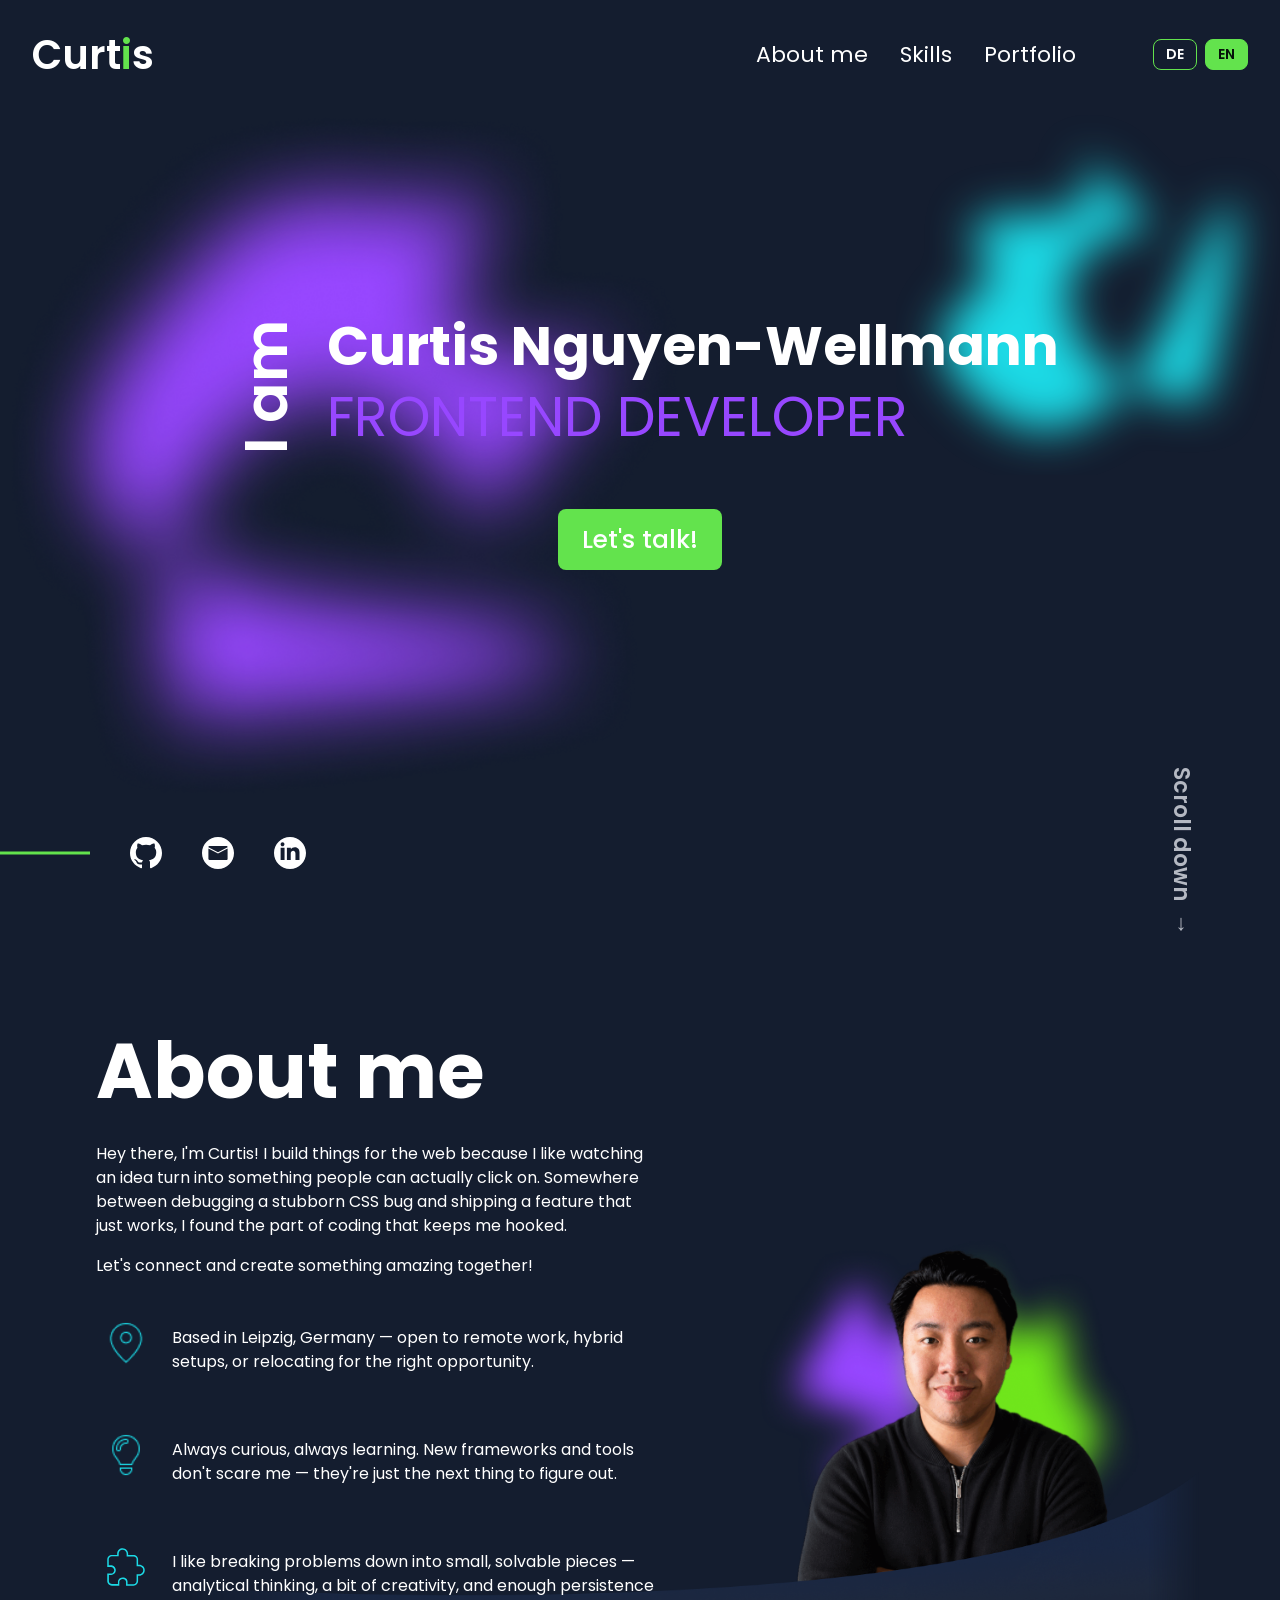
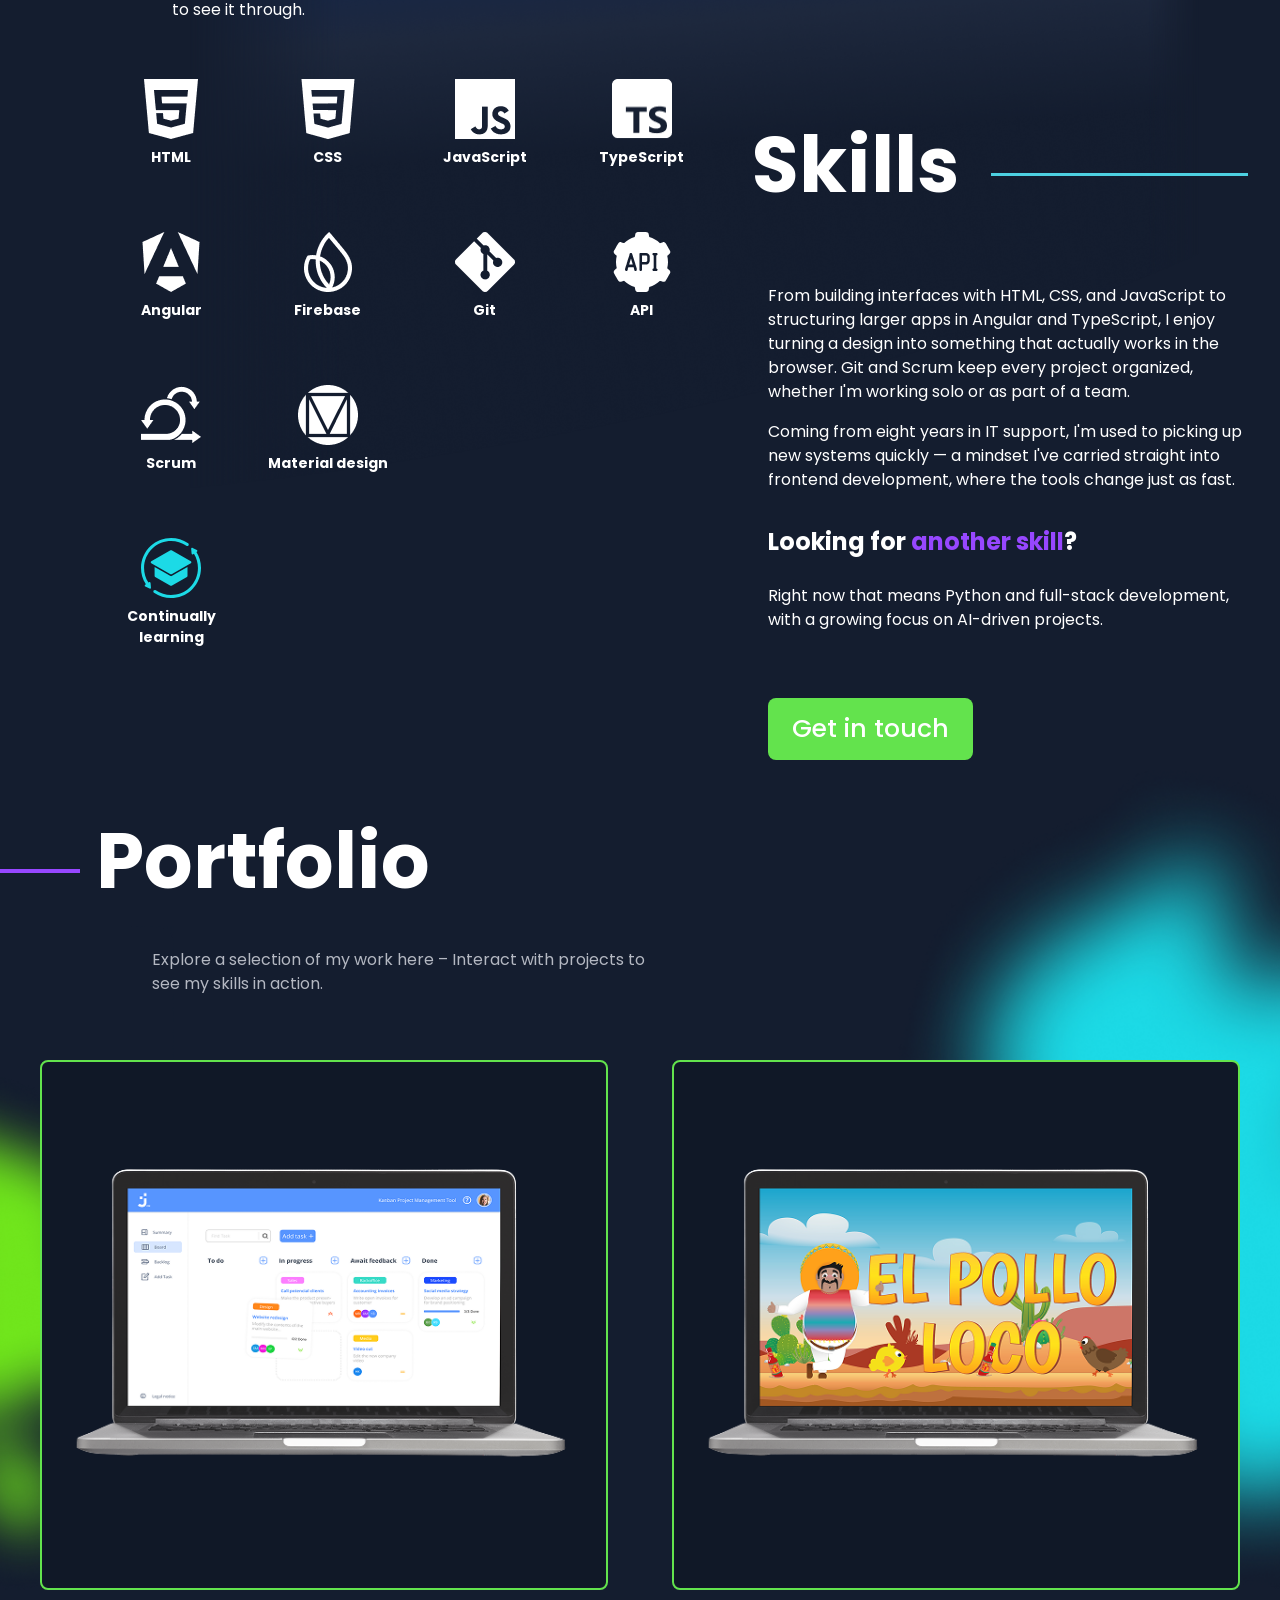
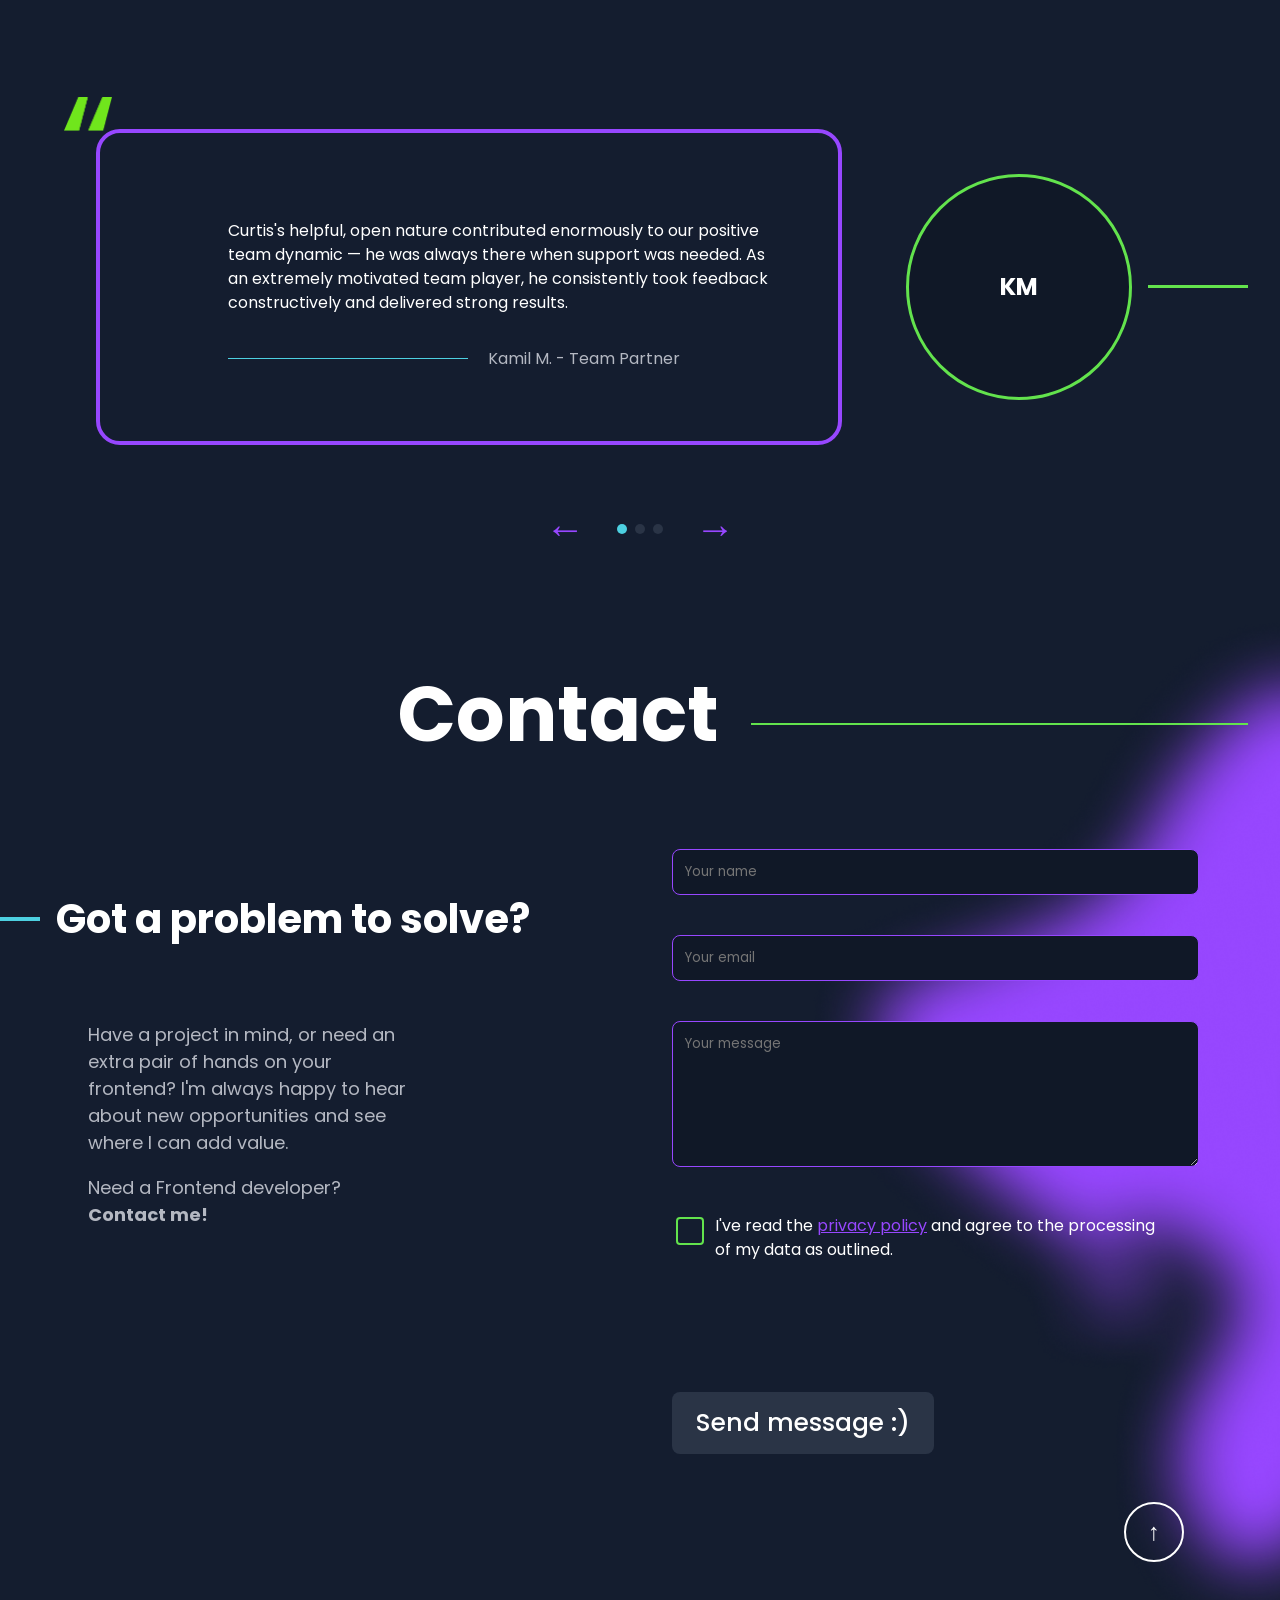
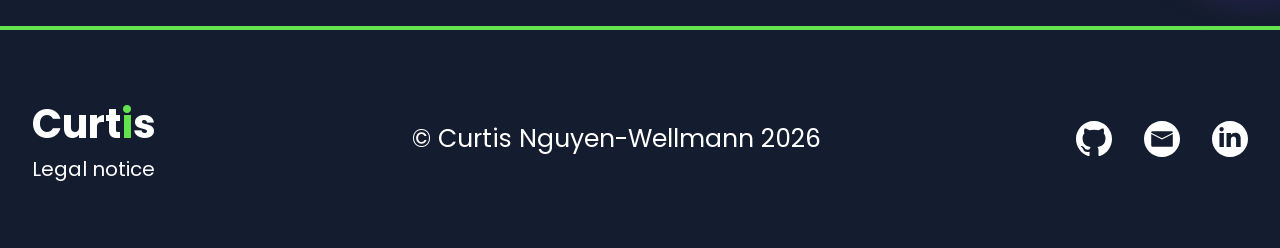
<file: index.html>
<!doctype html>
<html lang="de">
  <head>
    <meta charset="UTF-8" />
    <meta name="viewport" content="width=device-width, initial-scale=1.0" />
    <title>Curtis Nguyen-Wellmann</title>
    <link rel="icon" type="image/x-icon" href="images/favicon/favicon.ico">
    <link rel="icon" type="image/png" sizes="32x32" href="images/favicon/favicon-32x32.png">
    <link rel="icon" type="image/png" sizes="16x16" href="images/favicon/favicon-16x16.png">
    <link rel="apple-touch-icon" sizes="180x180" href="images/favicon/apple-touch-icon.png">

    <link rel="preconnect" href="https://fonts.googleapis.com" />
    <link
      href="https://fonts.googleapis.com/css2?family=Poppins:wght@400;600;700&display=swap"
      rel="stylesheet"
    />

    <link rel="stylesheet" href="https://unpkg.com/aos@2.3.4/dist/aos.css" />

    <link rel="stylesheet" href="css/variable.css" />
    <link rel="stylesheet" href="css/reset.css" />
    <link rel="stylesheet" href="css/style.css" />
    <link rel="stylesheet" href="css/responsive.css" />
  </head>
  <body>
    <!-- Header -->
    <header class="header">
      <div class="header_inner container">
      <a href="#" class="header_logo">Curt<span class="accent">i</span>s</a>
      <nav class="header_nav">
        <ul>
          <li><a href="#about" data-i18n="nav_about">About me</a></li>
          <li><a href="#skills" data-i18n="nav_skills">Skills</a></li>
          <li><a href="#portfolio" data-i18n="nav_portfolio">Portfolio</a></li>
        </ul>
      </nav>
      <div class="header_lang">
        <button class="lang-btn" data-lang="de">DE</button>
        <button class="lang-btn lang-btn--active" data-lang="en">EN</button>
      </div>
      <button
        type="button"
        class="header_burger"
        id="burger-btn"
        aria-label="Open menu"
        aria-expanded="false"
        aria-controls="mobile-menu"
      >
        <span></span>
        <span></span>
        <span></span>
      </button>
      </div>
    </header>

    <div class="mobile-menu" id="mobile-menu">
      <nav class="mobile-menu_nav">
        <a href="#about" data-i18n="nav_about">About me</a>
        <a href="#skills" data-i18n="nav_skills">Skills</a>
        <a href="#portfolio" data-i18n="nav_portfolio">Portfolio</a>
        <a href="#contact" data-i18n="nav_contact">Contact</a>
      </nav>
      <div class="mobile-menu_lang">
        <button class="lang-btn mobile-menu_lang-btn" data-lang="en">EN</button>
        <span aria-hidden="true">/</span>
        <button class="lang-btn mobile-menu_lang-btn" data-lang="de">DE</button>
      </div>
    </div>

    <!-- Hero -->
    <section class="hero container">
      <div class="hero_content" data-aos="fade-up" data-aos-duration="800">
        <div class="hero_text">
          <div class="hero_heading-row">
            <span class="hero_eyebrow" data-i18n="hero_eyebrow">I am</span>
            <div class="hero_name-block">
              <h1>Curtis Nguyen-Wellmann</h1>
              <p class="hero_role" data-i18n="hero_role">FRONTEND DEVELOPER</p>
            </div>
          </div>
          <a href="#contact" class="btn btn--primary" data-i18n="hero_cta">Let's talk!</a>
        </div>
      </div>

      <div class="hero_footer" data-aos="fade-up" data-aos-duration="800" data-aos-delay="150">
        <div class="hero_socials">
          <span class="hero_divider" aria-hidden="true"></span>
          <a href="https://github.com/Curtis-GH" target="_blank" rel="noopener">
            <img src="images/social/social_github.svg" alt="Github" />
          </a>
          <a href="#contact">
            <img src="images/social/social_email.svg" alt="Email" />
          </a>
          <a href="https://www.linkedin.com/in/curtis-nguyen-wellmann-628b82371/?skipRedirect=true" target="_blank" rel="noopener">
            <img src="images/social/social_linkedin.svg" alt="LinkedIn" />
          </a>
        </div>
        <span class="hero_scroll"
          ><span data-i18n="hero_scroll">Scroll down</span> <span class="hero_scroll-arrow">&darr;</span></span
        >
      </div>
    </section>

    <!-- About me -->
    <section id="about" class="section container about">
      <div class="about_grid">
        <div class="about_text" data-aos="fade-up">
          <h2 class="section_title" data-i18n="about_title">About me</h2>
          <p class="about_intro" data-i18n="about_intro_1">
            Hey there, I'm Curtis! I build things for the web because I like
            watching an idea turn into something people can actually click on.
            Somewhere between debugging a stubborn CSS bug and shipping a
            feature that just works, I found the part of coding that keeps me
            hooked.
          </p>
          <p class="about_intro" data-i18n="about_intro_2">
            Let's connect and create something amazing together!
          </p>

          <ul class="about_points">
            <li>
              <img src="images/about me/location.png" alt="" />
              <p data-i18n="about_point_1">
                Based in Leipzig, Germany — open to remote work, hybrid setups,
                or relocating for the right opportunity.
              </p>
            </li>
            <li>
              <img src="images/about me/bulb.png" alt="" />
              <p data-i18n="about_point_2">
                Always curious, always learning. New frameworks and tools don't
                scare me — they're just the next thing to figure out.
              </p>
            </li>
            <li>
              <img src="images/about me/puzzle.svg" alt="" />
              <p data-i18n="about_point_3">
                I like breaking problems down into small, solvable pieces —
                analytical thinking, a bit of creativity, and enough persistence
                to see it through.
              </p>
            </li>
          </ul>
        </div>
        <div class="about_photo-wrap" data-aos="fade-up" data-aos-delay="150">
          <img
            src="images/decorative/bg-hero-2.png"
            alt=""
            class="about_wave"
            aria-hidden="true"
          />
          <img
            src="images/decorative/shadow-photo.png"
            alt=""
            class="about_glow"
            aria-hidden="true"
          />
          <img
            src="portrait_portfolio.png"
            alt="Curtis Nguyen-Wellmann"
            class="about_photo"
          />
        </div>
      </div>
    </section>

   <!-- Skills -->
<section id="skills" class="section container skills">
  <div class="skills_heading-row" data-aos="fade-up">
    <h2 class="section_title" data-i18n="skills_title">Skills</h2>
    <span class="skills_divider" aria-hidden="true"></span>
  </div>

  <div class="skills_grid">
    <div class="skills_icons" data-aos="fade-up" data-aos-delay="100">
      <div class="skill-item">
        <img src="images/skills-frontend/skill-html.png" alt="HTML" />
        <span>HTML</span>
      </div>
      <div class="skill-item">
        <img src="images/skills-frontend/skill-css.png" alt="CSS" />
        <span>CSS</span>
      </div>
      <div class="skill-item">
        <img
          src="images/skills-frontend/skill-javascript.png"
          alt="JavaScript"
        />
        <span>JavaScript</span>
      </div>
      <div class="skill-item">
        <img
          src="images/skills-frontend/skill-typescript.png"
          alt="TypeScript"
        />
        <span>TypeScript</span>
      </div>
      <div class="skill-item">
        <img src="images/skills-frontend/skill-angular.png" alt="Angular" />
        <span>Angular</span>
      </div>
      <div class="skill-item">
        <img src="images/frontend/Property 1=Firebase.png" alt="Firebase" />
        <span>Firebase</span>
      </div>
      <div class="skill-item">
        <img src="images/skills-frontend/skill-git.png" alt="Git" />
        <span>Git</span>
      </div>
      <div class="skill-item">
        <img
          src="images/skills-frontend/skill-api-BROKEN-reexport.svg"
          alt="REST-API"
        />
        <span>API</span>
      </div>
      <div class="skill-item">
        <img src="images/skills-frontend/skill-scrum.png" alt="Scrum" />
        <span>Scrum</span>
      </div>
      <div class="skill-item">
        <img
          src="images/skills-frontend/skill-material-design.png"
          alt="Material Design"
        />
        <span>Material design</span>
      </div>
      <div class="skill-item"></div>
      <div class="skill-item"></div>
      <div class="skill-item skill-item--tooltip">
        <img
          src="images/skills-frontend/skill-continually-learning.svg"
          alt="Continually learning"
        />
        <div class="skill-item_tooltip" data-i18n="skill_tooltip_learning">
          I have a special interest in learning: Python, AI
        </div>
        <span>Continually learning</span>
      </div>
    </div>

    <div class="skills_text" data-aos="fade-up" data-aos-delay="150">
      <p data-i18n="skills_para_1">
        From building interfaces with HTML, CSS, and JavaScript to
        structuring larger apps in Angular and TypeScript, I enjoy
        turning a design into something that actually works in the
        browser. Git and Scrum keep every project organized, whether
        I'm working solo or as part of a team.
      </p>
      <p data-i18n="skills_para_2">
        Coming from eight years in IT support, I'm used to picking up
        new systems quickly — a mindset I've carried straight into
        frontend development, where the tools change just as fast.
      </p>

      <h3 class="skills_question">
        <span data-i18n="skills_question_lead">Looking for</span>
        <span class="accent-purple" data-i18n="skills_question_highlight">another skill</span>?
      </h3>
      <p data-i18n="skills_frameworks">Right now that means Python and full-stack development, with a growing focus on AI-driven projects.</p>

      <a href="#contact" class="btn btn--primary" data-i18n="skills_cta">Get in touch</a>
    </div>
  </div>
</section>
      <!-- Portfolio -->
      <section id="portfolio" class="section container portfolio">
        <div class="portfolio_inner">
        <div class="portfolio_heading-row" data-aos="fade-up">
          <span class="portfolio_divider" aria-hidden="true"></span>
          <h2 class="section_title" data-i18n="portfolio_title">Portfolio</h2>
        </div>
        <p class="portfolio_subtitle" data-aos="fade-up" data-i18n="portfolio_subtitle">
          Explore a selection of my work here – Interact with projects to see my
          skills in action.
        </p>

        <div class="portfolio_grid">
          <article class="project-card" data-aos="fade-up">
            <div class="project-card_media">
              <img
                src="images/projects/project-join.png"
                alt="Join Preview"
                class="project-card_preview"
              />
              <div class="project-card_links">
                <a href="https://github.com/Curtis-GH/Join"
                  class="btn btn--outline"
                  target="_blank"
                  rel="noopener"
                  data-i18n="project_link_github"
                  >Github</a
                >
                <a href="https://join.curtis-nguyen-wellmann.de"
                  class="btn btn--secondary"
                  target="_blank"
                  rel="noopener"
                  data-i18n="project_link_live"
                  >Live test</a
                >
              </div>
              <div class="project-card_info">
                <h3>Join</h3>
                <p data-i18n="project_join_desc">
                  Kanban task management app with drag &amp; drop, categories,
                  and contact management.
                </p>
                <p class="tech-tags">JavaScript | HTML | CSS | Firebase</p>
              </div>
            </div>
          </article>

          <article class="project-card" data-aos="fade-up" data-aos-delay="150">
            <div class="project-card_media">
              <img
                src="images/projects/project-el-pollo-loco.png"
                alt="El Pollo Loco Preview"
                class="project-card_preview"
              />
              <div class="project-card_links">
                <a href="https://github.com/Curtis-GH/El_Pollo_loco"
                  class="btn btn--outline"
                  target="_blank"
                  rel="noopener"
                  data-i18n="project_link_github"
                  >Github</a
                >
                <a href="https://el-pollo-loco.curtis-nguyen-wellmann.de"
                  class="btn btn--secondary"
                  target="_blank"
                  rel="noopener"
                  data-i18n="project_link_live"
                  >Live test</a
                >
              </div>
              <div class="project-card_info">
                <h3>El Pollo Loco</h3>
                <p data-i18n="project_pollo_desc">
                  Jump, run and throw game based on an object-oriented approach.
                  Help Pepe find coins and tabasco salsa to fight the crazy hen.
                </p>
                <p class="tech-tags">JavaScript | HTML5 Canvas | CSS</p>
              </div>
            </div>
          </article>
        </div>
        </div>
      </section>

      <!-- References -->
      <section id="references" class="section container references">
        <div class="testimonial" data-aos="fade-up">
          <img
            src="images/decorative/testimonial-icon.png"
            alt=""
            class="testimonial_quote-icon"
            aria-hidden="true"
          />

          <div class="testimonial_box">
            <div class="testimonial_slides">
              <div class="testimonial_slide is-active" data-initials="KM">
                <p class="testimonial_text" data-i18n="testimonial_1">
                  Curtis's helpful, open nature contributed enormously to our
                  positive team dynamic — he was always there when support
                  was needed. As an extremely motivated team player, he
                  consistently took feedback constructively and delivered
                  strong results.
                </p>
                <div class="testimonial_author-row">
                  <span class="testimonial_divider" aria-hidden="true"></span>
                  <span class="testimonial_author">Kamil M. - <span data-i18n="testimonial_role">Team Partner</span></span>
                </div>
              </div>
              <div class="testimonial_slide" data-initials="AE">
                <p class="testimonial_text" data-i18n="testimonial_2">
                  Curtis was a fantastic teammate. With his sociable nature,
                  willingness to help, and positive energy, he brought the
                  team together and enriched our collaboration.
                </p>
                <div class="testimonial_author-row">
                  <span class="testimonial_divider" aria-hidden="true"></span>
                  <span class="testimonial_author">Annika E. - <span data-i18n="testimonial_role">Team Partner</span></span>
                </div>
              </div>
              <div class="testimonial_slide" data-initials="LW">
                <p class="testimonial_text" data-i18n="testimonial_3">
                  Curtis was a huge asset to our team and played a key role
                  in the project's success. His structured approach and
                  clever problem-solving kept pushing our development
                  forward. Working with him was completely reliable and
                  genuinely fun.
                </p>
                <div class="testimonial_author-row">
                  <span class="testimonial_divider" aria-hidden="true"></span>
                  <span class="testimonial_author">Leon W. - <span data-i18n="testimonial_role">Team Partner</span></span>
                </div>
              </div>
            </div>
          </div>

          <div class="testimonial_avatar-row">
            <div class="testimonial_avatar"></div>
            <span class="testimonial_avatar-divider" aria-hidden="true"></span>
          </div>
        </div>

        <div class="testimonial_nav">
          <button
            type="button"
            class="testimonial_arrow"
            data-dir="prev"
            aria-label="Previous testimonial"
          >
            &larr;
          </button>
          <div class="testimonial_dots">
            <button
              type="button"
              class="testimonial_dot is-active"
              data-index="0"
              aria-label="Testimonial 1"
            ></button>
            <button
              type="button"
              class="testimonial_dot"
              data-index="1"
              aria-label="Testimonial 2"
            ></button>
            <button
              type="button"
              class="testimonial_dot"
              data-index="2"
              aria-label="Testimonial 3"
            ></button>
          </div>
          <button
            type="button"
            class="testimonial_arrow"
            data-dir="next"
            aria-label="Next testimonial"
          >
            &rarr;
          </button>
        </div>
      </section>

      <!-- Contact -->
      <section id="contact" class="section container contact">
        <div class="contact_inner">
        <div class="contact_heading-row" data-aos="fade-up">
          <h2 class="section_title" data-i18n="contact_title">Contact</h2>
          <span class="contact_divider" aria-hidden="true"></span>
        </div>

        <div class="contact_grid">
          <div class="contact_intro" data-aos="fade-up">
            <div class="contact_intro-heading">
              <span class="contact_intro-divider" aria-hidden="true"></span>
              <h3 data-i18n="contact_heading">Got a problem to solve?</h3>
            </div>
            <p data-i18n="contact_para">
              Have a project in mind, or need an extra pair of hands on your
              frontend? I'm always happy to hear about new opportunities and
              see where I can add value.
            </p>
            <p><span data-i18n="contact_closer">Need a Frontend developer?</span> <strong data-i18n="contact_closer_strong">Contact me!</strong></p>
          </div>

          <form id="contact-form" class="contact_form" novalidate>
            <div class="hp-field" aria-hidden="true">
              <label for="hp-website">Website</label>
              <input type="text" id="hp-website" name="website" tabindex="-1" autocomplete="off" />
            </div>
            <div class="form-group">
              <input type="text" name="name" placeholder="Your name" data-i18n-placeholder="form_name_placeholder" required />
              <span class="form-group_error" data-i18n="error_name">Your name is required</span>
            </div>
            <div class="form-group">
              <input
                type="email"
                name="email"
                placeholder="Your email"
                data-i18n-placeholder="form_email_placeholder"
                required
              />
              <span class="form-group_error" data-i18n="error_email">Please enter a valid email</span>
            </div>
            <div class="form-group">
              <textarea
                name="message"
                placeholder="Your message"
                data-i18n-placeholder="form_message_placeholder"
                required
              ></textarea>
              <span class="form-group_error" data-i18n="error_message">Your message is empty</span>
            </div>
            <div class="form-group form-group--checkbox">
              <input type="checkbox" id="privacy" name="privacy" required>
              <label for="privacy"><span data-i18n="form_privacy_label_pre">I've read the</span> <a href="legal/privacy/privacy-policy.html" class="contact_policy-link" data-i18n="form_privacy_link">privacy policy</a> <span data-i18n="form_privacy_label_post">and agree to the processing of my data as outlined.</span></label>
              <span class="form-group_error" data-i18n="error_privacy">Please accept the privacy policy</span>
            </div>
            <p class="form-group_error form-group_error--submit" data-i18n="error_submit">
              Please fill in all fields correctly
            </p>
            <button
              type="submit"
              class="btn btn--primary contact_submit"
              data-i18n="form_submit"
              disabled
            >
              Send message :)
            </button>
            <p class="contact_feedback" role="status" aria-live="polite"></p>
          </form>
        </div>

        <a href="#" class="contact_scroll-top" aria-label="Scroll to top"
          >&uarr;</a
        >
        </div>
      </section>

      <!-- Footer -->
      <footer class="footer container">
        <div class="footer_brand">
          <a href="#" class="footer_logo">Curt<span class="accent">i</span>s</a>
          <a href="legal/privacy/legal-notice.html" class="footer_legal-link" data-i18n="footer_legal"
            >Legal notice</a
          >
        </div>

        <p class="footer_copy">&copy; Curtis Nguyen-Wellmann 2026</p>

        <div class="footer_socials">
          <a href="https://github.com/Curtis-GH" target="_blank" rel="noopener">
            <img src="images/social/social_github.svg" alt="Github" />
          </a>
          <a href="#contact">
            <img src="images/social/social_email.svg" alt="Email" />
          </a>
          <a href="https://www.linkedin.com/in/curtis-nguyen-wellmann-628b82371/?skipRedirect=true" target="_blank" rel="noopener">
            <img src="images/social/social_linkedin.svg" alt="LinkedIn" />
          </a>
        </div>
      </footer>

    <script src="https://unpkg.com/aos@2.3.4/dist/aos.js"></script>
    <script src="js/translations.js"></script>
    <script src="js/main.js"></script>
  </body>
</html>
</file>
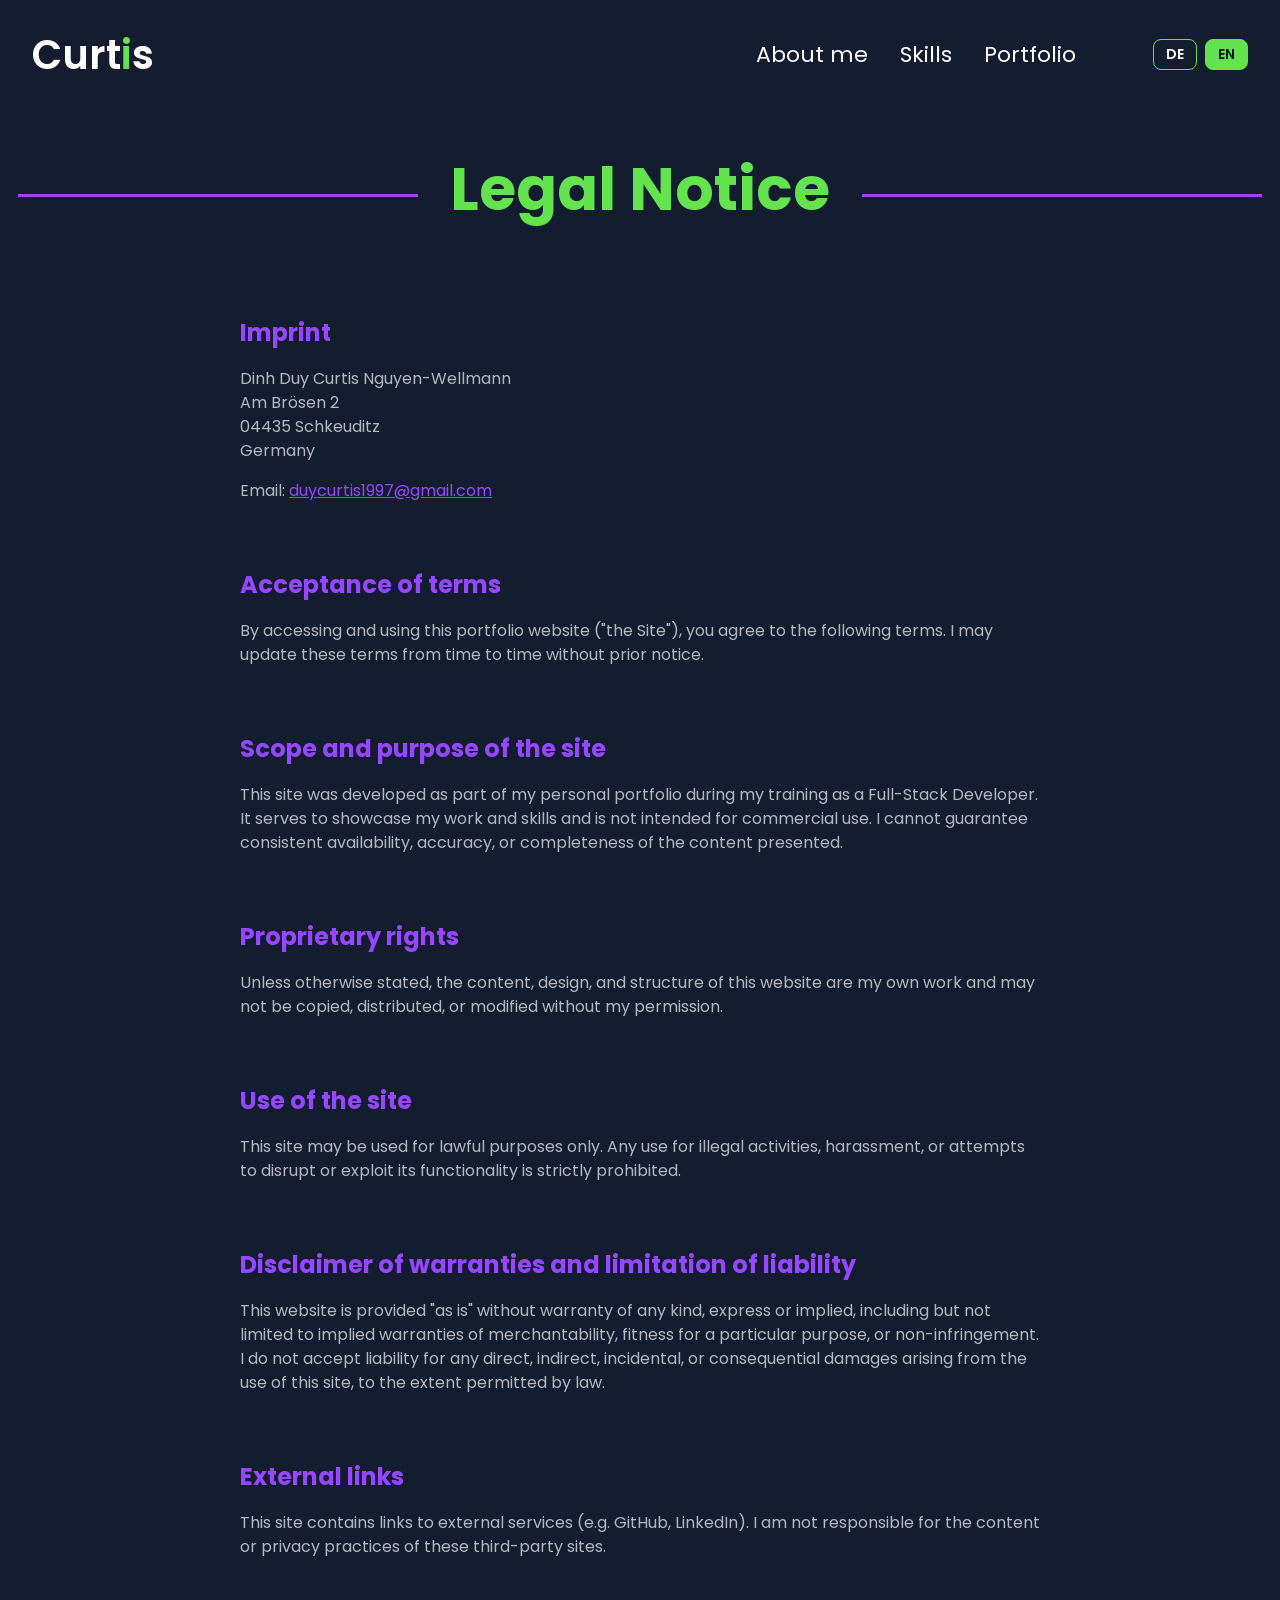
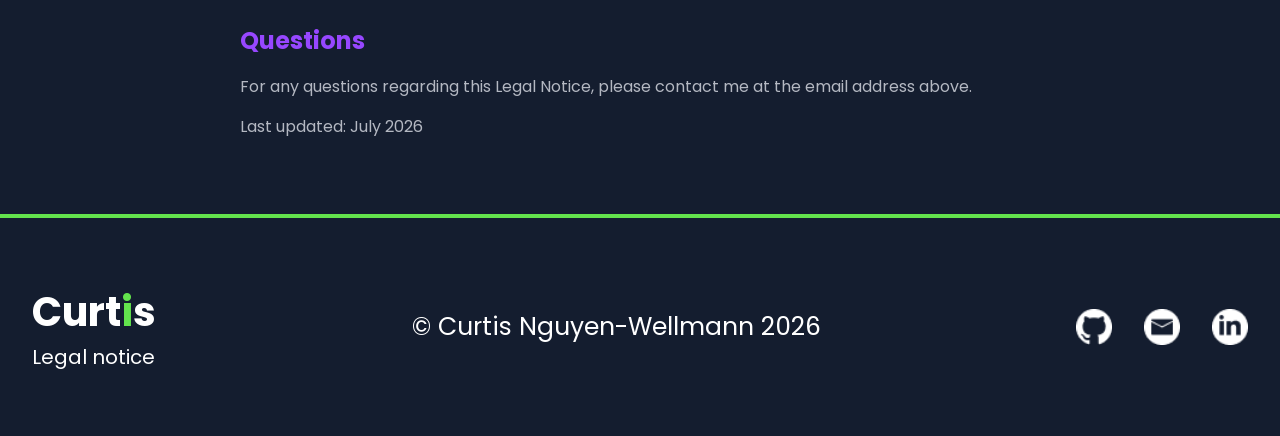
<file: legal/privacy/legal-notice.html>
<!doctype html>
<html lang="de">
<head>
  <meta charset="UTF-8">
  <meta name="viewport" content="width=device-width, initial-scale=1.0">
  <title>Curtis Nguyen-Wellmann</title>
  <link rel="icon" type="image/x-icon" href="../../images/favicon/favicon.ico">
  <link rel="icon" type="image/png" sizes="32x32" href="../../images/favicon/favicon-32x32.png">
  <link rel="icon" type="image/png" sizes="16x16" href="../../images/favicon/favicon-16x16.png">
  <link rel="apple-touch-icon" sizes="180x180" href="../../images/favicon/apple-touch-icon.png">

  <link rel="preconnect" href="https://fonts.googleapis.com">
  <link href="https://fonts.googleapis.com/css2?family=Poppins:wght@400;600;700&display=swap" rel="stylesheet">

  <link rel="stylesheet" href="../../css/variable.css">
  <link rel="stylesheet" href="../../css/reset.css">
  <link rel="stylesheet" href="../../css/style.css">
  <link rel="stylesheet" href="../../css/responsive.css">
</head>
<body>

  <!-- Header -->
  <header class="header">
    <div class="header_inner container">
    <a href="../../index.html" class="header_logo">Curt<span class="accent">i</span>s</a>
    <nav class="header_nav">
      <ul>
        <li><a href="../../index.html#about" data-i18n="nav_about">About me</a></li>
        <li><a href="../../index.html#skills" data-i18n="nav_skills">Skills</a></li>
        <li><a href="../../index.html#portfolio" data-i18n="nav_portfolio">Portfolio</a></li>
      </ul>
    </nav>
    <div class="header_lang">
      <button class="lang-btn" data-lang="de">DE</button>
      <button class="lang-btn lang-btn--active" data-lang="en">EN</button>
    </div>
    <button
      type="button"
      class="header_burger"
      id="burger-btn"
      aria-label="Open menu"
      aria-expanded="false"
      aria-controls="mobile-menu"
    >
      <span></span>
      <span></span>
      <span></span>
    </button>
    </div>
  </header>

  <div class="mobile-menu" id="mobile-menu">
    <nav class="mobile-menu_nav">
      <a href="../../index.html#about" data-i18n="nav_about">About me</a>
      <a href="../../index.html#skills" data-i18n="nav_skills">Skills</a>
      <a href="../../index.html#portfolio" data-i18n="nav_portfolio">Portfolio</a>
      <a href="../../index.html#contact" data-i18n="nav_contact">Contact</a>
    </nav>
    <div class="mobile-menu_lang">
      <button class="lang-btn mobile-menu_lang-btn" data-lang="en">EN</button>
      <span aria-hidden="true">/</span>
      <button class="lang-btn mobile-menu_lang-btn" data-lang="de">DE</button>
    </div>
  </div>

  <!-- Legal Notice content -->
  <section class="section container">
    <div class="legal_title-row">
      <span class="legal_divider" aria-hidden="true"></span>
      <h1 class="section_title legal_title" data-i18n="ln_page_title">Legal Notice</h1>
      <span class="legal_divider" aria-hidden="true"></span>
    </div>

    <div class="legal_content">
      <h2 data-i18n="ln_h_imprint">Imprint</h2>
      <p>
        Dinh Duy Curtis Nguyen-Wellmann<br>
        Am Brösen 2<br>
        04435 Schkeuditz<br>
        Germany
      </p>
      <p><span data-i18n="pp_email_label">Email:</span> <a href="mailto:duycurtis1997@gmail.com">duycurtis1997@gmail.com</a></p>

      <h2 data-i18n="ln_h_acceptance">Acceptance of terms</h2>
      <p data-i18n="ln_acceptance_body">
        By accessing and using this portfolio website ("the Site"), you agree
        to the following terms. I may update these terms from time to time
        without prior notice.
      </p>

      <h2 data-i18n="ln_h_scope">Scope and purpose of the site</h2>
      <p data-i18n="ln_scope_body">
        This site was developed as part of my personal portfolio during my
        training as a Full-Stack Developer. It serves to showcase my work and
        skills and is not intended for commercial use. I cannot guarantee
        consistent availability, accuracy, or completeness of the content
        presented.
      </p>

      <h2 data-i18n="ln_h_rights">Proprietary rights</h2>
      <p data-i18n="ln_rights_body">
        Unless otherwise stated, the content, design, and structure of this
        website are my own work and may not be copied, distributed, or
        modified without my permission.
      </p>

      <h2 data-i18n="ln_h_use">Use of the site</h2>
      <p data-i18n="ln_use_body">
        This site may be used for lawful purposes only. Any use for illegal
        activities, harassment, or attempts to disrupt or exploit its
        functionality is strictly prohibited.
      </p>

      <h2 data-i18n="ln_h_disclaimer">Disclaimer of warranties and limitation of liability</h2>
      <p data-i18n="ln_disclaimer_body">
        This website is provided "as is" without warranty of any kind, express
        or implied, including but not limited to implied warranties of
        merchantability, fitness for a particular purpose, or
        non-infringement. I do not accept liability for any direct, indirect,
        incidental, or consequential damages arising from the use of this
        site, to the extent permitted by law.
      </p>

      <h2 data-i18n="ln_h_links">External links</h2>
      <p data-i18n="ln_links_body">
        This site contains links to external services (e.g. GitHub,
        LinkedIn). I am not responsible for the content or privacy practices
        of these third-party sites.
      </p>

      <h2 data-i18n="ln_h_questions">Questions</h2>
      <p data-i18n="ln_questions_body">
        For any questions regarding this Legal Notice, please contact me at
        the email address above.
      </p>

      <p data-i18n="ln_updated">Last updated: July 2026</p>
    </div>
  </section>

  <!-- Footer -->
  <footer class="footer container">
    <div class="footer_brand">
      <a href="../../index.html" class="footer_logo">Curt<span class="accent">i</span>s</a>
      <a href="legal-notice.html" class="footer_legal-link" data-i18n="footer_legal">Legal notice</a>
    </div>

    <p class="footer_copy">&copy; Curtis Nguyen-Wellmann 2026</p>

    <div class="footer_socials">
      <a href="https://github.com/Curtis-GH" target="_blank" rel="noopener">
        <img src="../../images/social/social_github.png" alt="Github">
      </a>
      <a href="mailto:duycurtis1997@gmail.com">
        <img src="../../images/social/social_email.png" alt="Email">
      </a>
      <a href="#" target="_blank" rel="noopener">
        <img src="../../images/social/social_linkedin.png" alt="LinkedIn">
      </a>
    </div>
  </footer>

  <script src="../../js/translations.js"></script>
  <script src="../../js/main.js"></script>
</body>
</html>
</file>
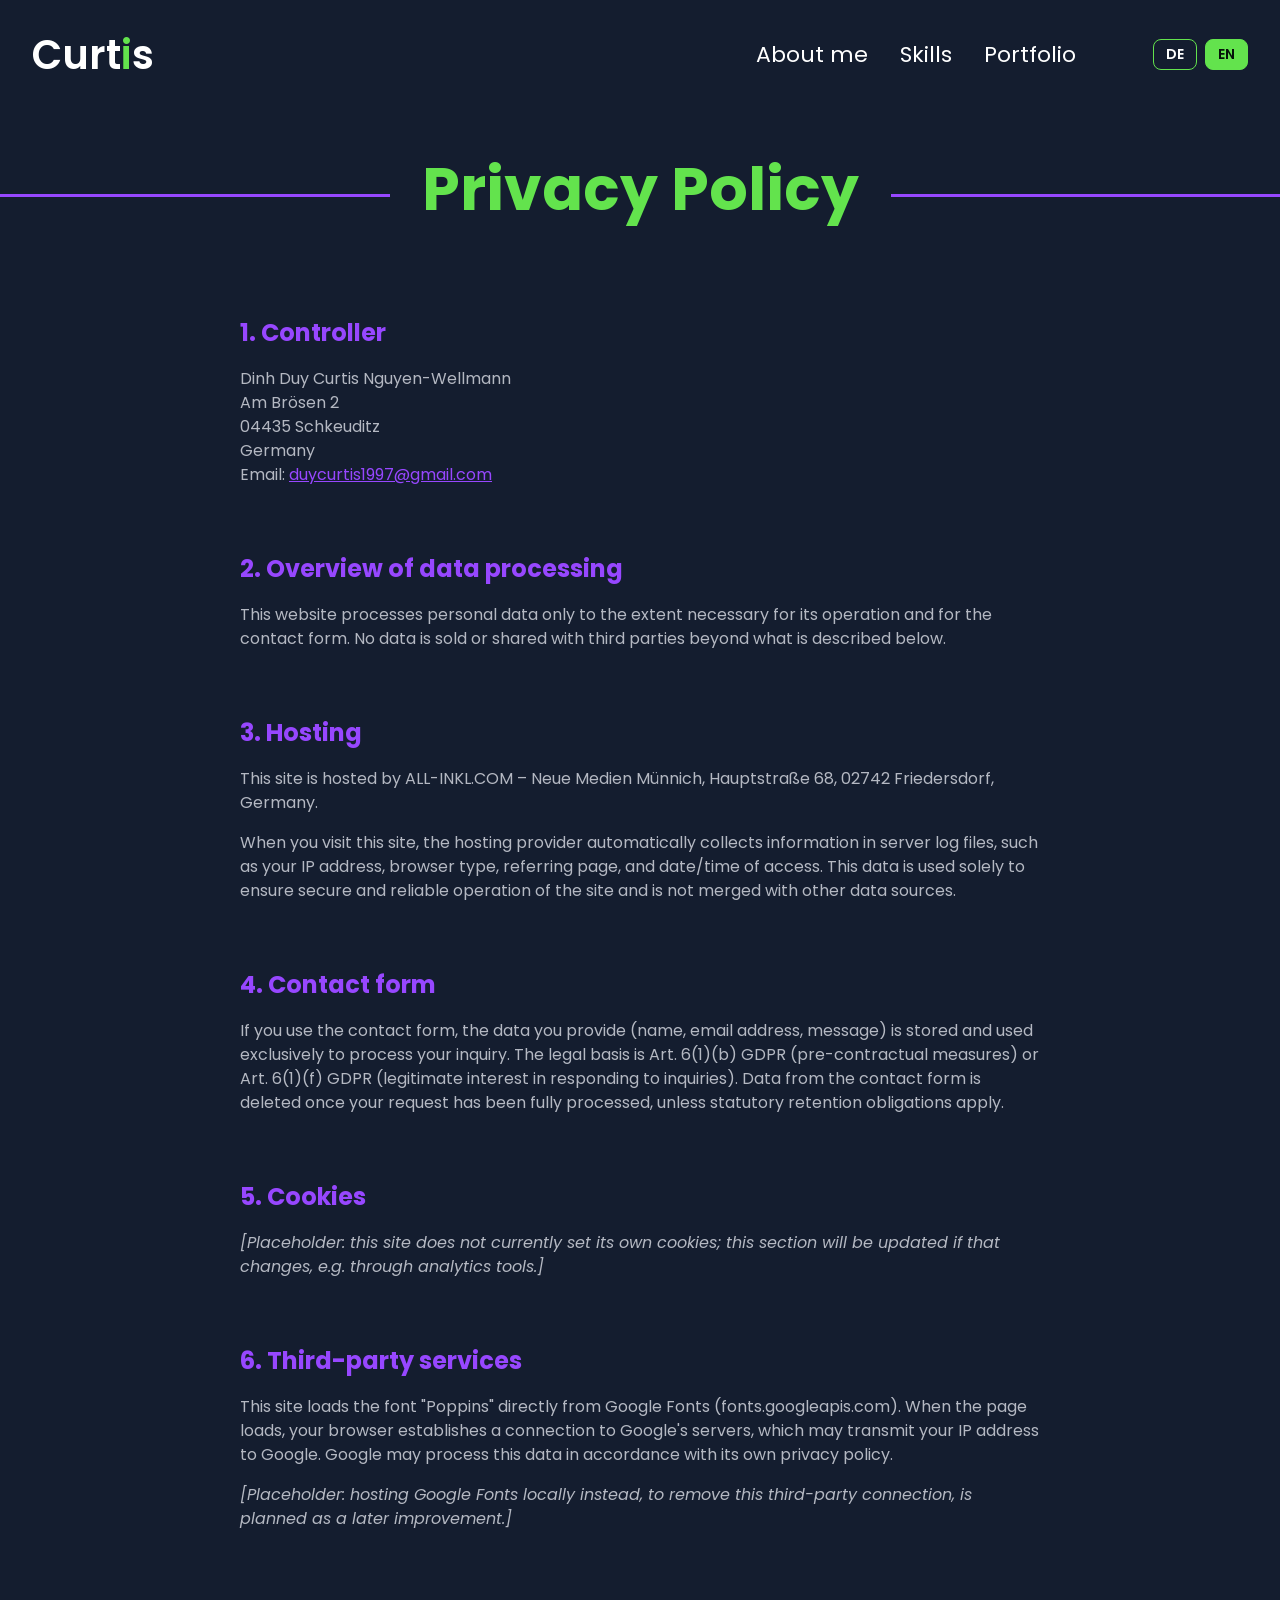
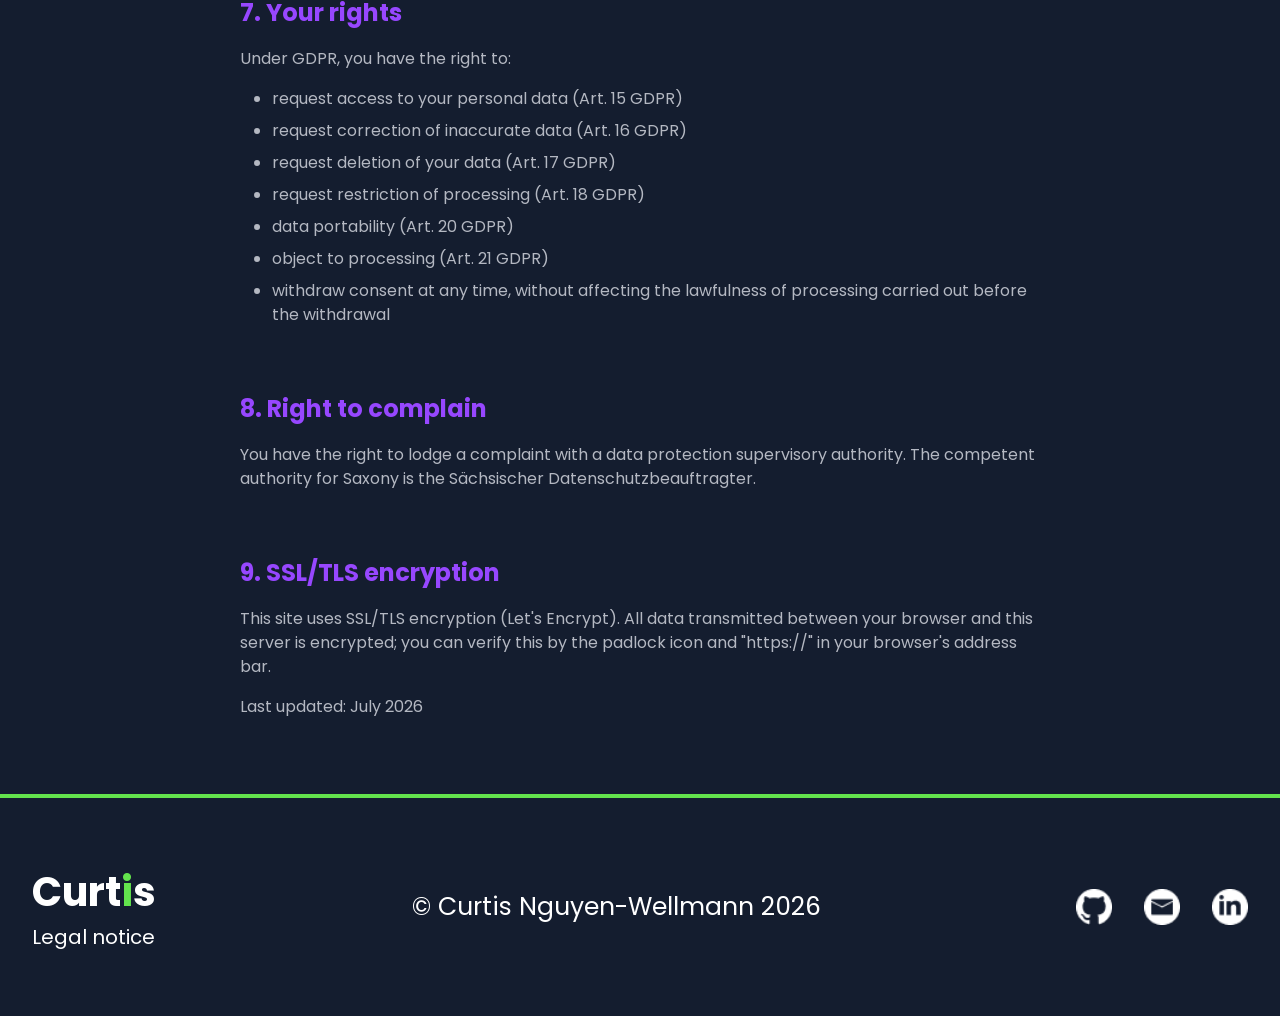
<file: legal/privacy/privacy-policy.html>
<!doctype html>
<html lang="de">
<head>
  <meta charset="UTF-8">
  <meta name="viewport" content="width=device-width, initial-scale=1.0">
  <title>Curtis Nguyen-Wellmann</title>
  <link rel="icon" type="image/x-icon" href="../../images/favicon/favicon.ico">
  <link rel="icon" type="image/png" sizes="32x32" href="../../images/favicon/favicon-32x32.png">
  <link rel="icon" type="image/png" sizes="16x16" href="../../images/favicon/favicon-16x16.png">
  <link rel="apple-touch-icon" sizes="180x180" href="../../images/favicon/apple-touch-icon.png">

  <link rel="preconnect" href="https://fonts.googleapis.com">
  <link href="https://fonts.googleapis.com/css2?family=Poppins:wght@400;600;700&display=swap" rel="stylesheet">

  <link rel="stylesheet" href="../../css/variable.css">
  <link rel="stylesheet" href="../../css/reset.css">
  <link rel="stylesheet" href="../../css/style.css">
  <link rel="stylesheet" href="../../css/responsive.css">
</head>
<body>

  <!-- Header -->
  <header class="header">
    <div class="header_inner container">
    <a href="../../index.html" class="header_logo">Curt<span class="accent">i</span>s</a>
    <nav class="header_nav">
      <ul>
        <li><a href="../../index.html#about" data-i18n="nav_about">About me</a></li>
        <li><a href="../../index.html#skills" data-i18n="nav_skills">Skills</a></li>
        <li><a href="../../index.html#portfolio" data-i18n="nav_portfolio">Portfolio</a></li>
      </ul>
    </nav>
    <div class="header_lang">
      <button class="lang-btn" data-lang="de">DE</button>
      <button class="lang-btn lang-btn--active" data-lang="en">EN</button>
    </div>
    <button
      type="button"
      class="header_burger"
      id="burger-btn"
      aria-label="Open menu"
      aria-expanded="false"
      aria-controls="mobile-menu"
    >
      <span></span>
      <span></span>
      <span></span>
    </button>
    </div>
  </header>

  <div class="mobile-menu" id="mobile-menu">
    <nav class="mobile-menu_nav">
      <a href="../../index.html#about" data-i18n="nav_about">About me</a>
      <a href="../../index.html#skills" data-i18n="nav_skills">Skills</a>
      <a href="../../index.html#portfolio" data-i18n="nav_portfolio">Portfolio</a>
      <a href="../../index.html#contact" data-i18n="nav_contact">Contact</a>
    </nav>
    <div class="mobile-menu_lang">
      <button class="lang-btn mobile-menu_lang-btn" data-lang="en">EN</button>
      <span aria-hidden="true">/</span>
      <button class="lang-btn mobile-menu_lang-btn" data-lang="de">DE</button>
    </div>
  </div>

  <!-- Privacy Policy content -->
  <section class="section container">
    <div class="legal_title-row">
      <span class="legal_divider" aria-hidden="true"></span>
      <h1 class="section_title legal_title" data-i18n="pp_page_title">Privacy Policy</h1>
      <span class="legal_divider" aria-hidden="true"></span>
    </div>

    <div class="legal_content">
      <h2 data-i18n="pp_h_controller">1. Controller</h2>
      <p>
        Dinh Duy Curtis Nguyen-Wellmann<br>
        Am Brösen 2<br>
        04435 Schkeuditz<br>
        Germany<br>
        <span data-i18n="pp_email_label">Email:</span> <a href="mailto:duycurtis1997@gmail.com">duycurtis1997@gmail.com</a>
      </p>

      <h2 data-i18n="pp_h_overview">2. Overview of data processing</h2>
      <p data-i18n="pp_overview_body">
        This website processes personal data only to the extent necessary for
        its operation and for the contact form. No data is sold or shared
        with third parties beyond what is described below.
      </p>

      <h2 data-i18n="pp_h_hosting">3. Hosting</h2>
      <p data-i18n="pp_hosting_placeholder">
        This site is hosted by ALL-INKL.COM – Neue Medien Münnich,
        Hauptstraße 68, 02742 Friedersdorf, Germany.
      </p>
      <p data-i18n="pp_hosting_body">
        When you visit this site, the hosting provider automatically collects
        information in server log files, such as your IP address, browser
        type, referring page, and date/time of access. This data is used
        solely to ensure secure and reliable operation of the site and is not
        merged with other data sources.
      </p>

      <h2 data-i18n="pp_h_contact_form">4. Contact form</h2>
      <p data-i18n="pp_contact_form_body">
        If you use the contact form, the data you provide (name, email
        address, message) is stored and used exclusively to process your
        inquiry. The legal basis is Art. 6(1)(b) GDPR (pre-contractual
        measures) or Art. 6(1)(f) GDPR (legitimate interest in responding to
        inquiries). Data from the contact form is deleted once your request
        has been fully processed, unless statutory retention obligations
        apply.
      </p>

      <h2 data-i18n="pp_h_cookies">5. Cookies</h2>
      <p class="legal_placeholder" data-i18n="pp_cookies_placeholder">
        [Placeholder: this site does not currently set its own cookies; this
        section will be updated if that changes, e.g. through analytics
        tools.]
      </p>

      <h2 data-i18n="pp_h_third_party">6. Third-party services</h2>
      <p data-i18n="pp_third_party_body">
        This site loads the font "Poppins" directly from Google Fonts
        (fonts.googleapis.com). When the page loads, your browser establishes
        a connection to Google's servers, which may transmit your IP address
        to Google. Google may process this data in accordance with its own
        privacy policy.
      </p>
      <p class="legal_placeholder" data-i18n="pp_third_party_placeholder">
        [Placeholder: hosting Google Fonts locally instead, to remove this
        third-party connection, is planned as a later improvement.]
      </p>

      <h2 data-i18n="pp_h_rights">7. Your rights</h2>
      <p data-i18n="pp_rights_intro">Under GDPR, you have the right to:</p>
      <ul>
        <li data-i18n="pp_rights_li1">request access to your personal data (Art. 15 GDPR)</li>
        <li data-i18n="pp_rights_li2">request correction of inaccurate data (Art. 16 GDPR)</li>
        <li data-i18n="pp_rights_li3">request deletion of your data (Art. 17 GDPR)</li>
        <li data-i18n="pp_rights_li4">request restriction of processing (Art. 18 GDPR)</li>
        <li data-i18n="pp_rights_li5">data portability (Art. 20 GDPR)</li>
        <li data-i18n="pp_rights_li6">object to processing (Art. 21 GDPR)</li>
        <li data-i18n="pp_rights_li7">withdraw consent at any time, without affecting the lawfulness of processing carried out before the withdrawal</li>
      </ul>

      <h2 data-i18n="pp_h_complaint">8. Right to complain</h2>
      <p data-i18n="pp_complaint_body">
        You have the right to lodge a complaint with a data protection
        supervisory authority. The competent authority for Saxony is the
        Sächsischer Datenschutzbeauftragter.
      </p>

      <h2 data-i18n="pp_h_ssl">9. SSL/TLS encryption</h2>
      <p data-i18n="pp_ssl_placeholder">
        This site uses SSL/TLS encryption (Let's Encrypt). All data
        transmitted between your browser and this server is encrypted; you
        can verify this by the padlock icon and "https://" in your browser's
        address bar.
      </p>

      <p data-i18n="pp_updated">Last updated: July 2026</p>
    </div>
  </section>

  <!-- Footer -->
  <footer class="footer container">
    <div class="footer_brand">
      <a href="../../index.html" class="footer_logo">Curt<span class="accent">i</span>s</a>
      <a href="legal-notice.html" class="footer_legal-link" data-i18n="footer_legal">Legal notice</a>
    </div>

    <p class="footer_copy">&copy; Curtis Nguyen-Wellmann 2026</p>

    <div class="footer_socials">
      <a href="https://github.com/Curtis-GH" target="_blank" rel="noopener">
        <img src="../../images/social/social_github.png" alt="Github">
      </a>
      <a href="mailto:duycurtis1997@gmail.com">
        <img src="../../images/social/social_email.png" alt="Email">
      </a>
      <a href="#" target="_blank" rel="noopener">
        <img src="../../images/social/social_linkedin.png" alt="LinkedIn">
      </a>
    </div>
  </footer>

  <script src="../../js/translations.js"></script>
  <script src="../../js/main.js"></script>
</body>
</html>
</file>
<file: css/variable.css>
:root {
  /* Colors */
  --color-bg: #0e1521;
  --color-bg-alt: #101827;
  --color-text: #ffffff;
  --color-text-muted: #b4b8c2;

  --color-accent-green: #63e34d;
  --color-accent-purple: #9747ff;
  --color-accent-cyan: #4dd0e1;

  --color-success: #63e34d;
  --color-error: #ff4d6d;

  --color-border: #2a3446;

  /* Typography */
  --font-main: 'Poppins', sans-serif;

  --fs-h1: 3rem;
  --fs-h2: 2.25rem;
  --fs-h3: 1.5rem;
  --fs-body: 1rem;
  --fs-small: 0.875rem;

  /* Spacing */
  --space-xs: 0.5rem;
  --space-sm: 1rem;
  --space-md: 2rem;
  --space-lg: 4rem;
  

  /* Misc */
  --radius: 8px;
  --transition: 0.2s ease;
}
</file>
<file: css/style.css>
/* ===== HEADER ===== */
.header {
  position: sticky;
  top: 0;
  z-index: 200;
  background-color: #141d2f;
  padding-block: var(--space-sm);
}

.header_inner {
  display: flex;
  align-items: center;
  justify-content: space-between;
}

.header_nav {
  margin-left: auto;
  margin-right: clamp(24px, 6vw, 120px);
}

.header_nav ul {
  display: flex;
  gap: var(--space-md);
  font-size: 22px;
}

.header_nav a {
  transition: color var(--transition), text-shadow var(--transition);
}

.header_nav a:hover {
  color: var(--color-accent-green);
  text-shadow: 0 0 8px var(--color-accent-green);
}

.header_logo {
  font-size: 40px;
  font-weight: 600;
}

.header_logo .accent {
  color: var(--color-accent-green);
}

.header_lang {
  display: flex;
  gap: var(--space-xs);
}

.lang-btn {
  padding: 0.25rem 0.75rem;
  border: 1px solid var(--color-accent-green);
  border-radius: var(--radius);
  background: transparent;
  color: var(--color-text);
  font-size: var(--fs-small);
  font-weight: 600;
  transition: color var(--transition), text-shadow var(--transition);
}

.lang-btn--active {
  background-color: var(--color-accent-green);
  color: #06120a;
  border-color: var(--color-accent-green);
}

.lang-btn:not(.lang-btn--active):hover {
  color: var(--color-accent-purple);
  text-shadow: 0 0 8px var(--color-accent-purple);
}

.container {
  width: calc(100% - (var(--space-md) * 2));
  max-width: 1440px;
  margin-inline: auto;
  padding-inline: var(--space-md);
}

/* ===== END HEADER ===== */

/* ===== HERO ===== */
.hero {
  height: 100vh;
  height: 100dvh;
  display: flex;
  flex-direction: column;
  justify-content: center;
  position: relative;
  overflow: hidden;
  background-image:
    url("../images/decorative/shadow-purple-about.png"),
    url("../images/decorative/shadow-cyan-hero.png.svg");
  background-repeat: no-repeat, no-repeat;
  background-position: left top, right top;
  background-size: 700px, 384px;
  margin-bottom: -40px;
}



.hero_content {
  position: relative;
  z-index: 1;
  display: flex;
  align-items: center;
  justify-content: center;
  gap: var(--space-lg);
  margin: clamp(24px, 6vw, 100px);
}

.hero_text {
  display: flex;
  flex-direction: column;
  align-items: center;
  margin-top: 60px;
}

.hero_heading-row {
  display: flex;
  align-items: center;
  gap: var(--space-sm);
}

.hero_text h1 {
  font-size: clamp(32px, 4.3vw, 62px);
  font-weight: 700;
  line-height: 1.1;
}

.hero_heading-row {
  display: flex;
  align-items: center;
  gap: var(--space-sm);
}

.hero_eyebrow {
  writing-mode: vertical-rl;
  transform: rotate(180deg);
  font-size: 60px;
  font-weight: 600;
  color: #fff;
}
html[lang="de"] .hero_eyebrow {
  font-size: 40px;
}

.hero_name-block {
  display: flex;
  flex-direction: column;
}


.hero_role {
  color: var(--color-accent-purple);
  font-size: clamp(32px, 4.3vw, 62px);
  font-weight: 400;
  margin: 0;
}

.hero_footer {
  position: relative;
  z-index: 1;
  display: flex;
  align-items: center;
  justify-content: space-between;
  margin-top: 120px;
}

.hero_socials {
  display: flex;
  align-items: center;
  gap: 40px;
  margin-left: 20px;
}

.hero_socials img {
  width: 32px;
  height: 32px;
  transition: transform 0.5s ease;
}

.hero_socials img:hover {
  transform: translateY(-10px);
}

.hero_email {
  color: var(--color-text-muted);
  font-size: var(--fs-small);
  margin-left: var(--space-xs);
}

.hero_scroll {
  writing-mode: vertical-rl;
  color: var(--color-text-muted);
  font-size: 22px;
  font-weight: 600;
  padding-right: 50px;
  pointer-events: none;
}

.hero_scroll-arrow {
  writing-mode: horizontal-tb;
  display: inline-block;
}

.hero_divider {
  display: inline-block;
  width: 90px;
  height: 3px;
  background-color: var(--color-accent-green);
}

/* ===== END HERO ===== */

/* ===== SECTION (SHARED) ===== */

.section_title {
  font-size: clamp(40px, 6vw, 90px);
  line-height: 1;
  margin-bottom: var(--space-md);
}

html[lang="de"] .section_title {
  font-size: clamp(36px, 5.4vw, 80px);
}

/* ===== END SECTION (SHARED) ===== */

/* ===== BUTTONS ===== */
.btn {
  display: inline-block;
  padding: 0.75rem 1.5rem;
  border-radius: var(--radius);
  font-weight: 500;
  transition: transform var(--transition);
  font-size: 25px;
}

.btn--primary {
  background-color: var(--color-accent-green);
  color: #fff;
  margin-top: 50px;
  
}

.btn--primary:hover {
  background-color: var(--color-accent-purple);
  transform: scale(1.05);
}

.btn--secondary {
  background-color: var(--color-accent-purple);
  color: #fff;
}

.btn:hover {
  transform: translateY(-2px);
}

/* ===== END BUTTONS ===== */

/* ===== PORTFOLIO ===== */
.portfolio {
  position: relative;
  overflow: hidden;
  background-image:
    url("../images/decorative/portfolio-shadow-blue.png"),
    url("../images/decorative/portfolio-shadow-green.png");
  background-repeat: no-repeat, no-repeat;
  background-position: top right, bottom left;
  background-size: auto 100%, auto 80%;
}

.portfolio_heading-row {
    position: relative;
    z-index: 1;
    display: flex;
    align-items: center;
    gap: var(--space-sm);
    margin-bottom: var(--space-xs);
    padding-left: 30px;
}

.portfolio_divider {
  display: inline-block;
  width:80px;
  height: 4px;
  background-color: var(--color-accent-purple);
  margin-top: 50px;
}

.portfolio_subtitle {
  position: relative;
  z-index: 1;
  color: var(--color-text-muted);
  margin-bottom: var(--space-lg);
  max-width: 500px;
  padding-left: 120px;
}

.portfolio_grid {
  position: relative;
  z-index: 1;
  display: grid;
  grid-template-columns: repeat(2, 1fr);
  gap: var(--space-lg);
  max-width: 1200px;
  margin-inline: auto;
}

.project-card {
  border: 2px solid var(--color-accent-green);
  border-radius: var(--radius);
  overflow: hidden;
  background-color: var(--color-bg-alt);
  position: relative;
}

.project-card_media {
  
  overflow: hidden;
  font-size: 20px;
}

.project-card_preview {
  width: 100%;
  height: 50%;
  object-fit: cover;
  display: block;
}

.project-card_links {
  position: absolute;
  top: var(--space-md);
  left: 0;
  width: 100%;
  z-index: 2;
  display: flex;
  justify-content: center;
  gap: var(--space-sm);
  opacity: 0;
  transform: translateY(-10px);
  transition: opacity var(--transition), transform var(--transition);
}

.project-card:hover .project-card_links {
  opacity: 1;
  transform: translateY(0);
}

.project-card.is-expanded .project-card_links {
  opacity: 1;
  transform: translateY(0);
}

.btn--outline {
  background: transparent;
  border: 1px solid var(--color-accent-cyan);
  color: #fff;
}
.project-card_info {
  position: absolute;
  bottom: 0;
  left: 0;
  width: 100%;
  z-index: 1;
  background-color: #fff;
  color: #06120a;
  padding: var(--space-md);
  opacity: 0;
  transform: translateY(20px);
  transition: opacity var(--transition), transform var(--transition);
  pointer-events: none;
  box-sizing: border-box;
  border-radius: 7px;
}

.project-card:hover .project-card_info {
  opacity: 1;
  transform: translateY(0);
}

.project-card.is-expanded .project-card_info {
  opacity: 1;
  transform: translateY(0);
}

.project-card_info h3 {
  color: var(--color-accent-purple);
  margin-bottom: var(--space-xs);
  font-size: clamp(14px, 4vw, 24px);
}

.project-card_info p {
  font-size: clamp(12px, 3vw, 16px);
}

.tech-tags {
  color: var(--color-accent-green);
  font-size: var(--fs-small);
  margin-top: var(--space-xs);
}

/* ===== END PORTFOLIO ===== */

/* ===== CONTACT FORM ===== */
.form-group {
  margin-bottom: var(--space-sm);
}

.form-group input,
.form-group textarea {
  width: 100%;
  padding: 0.75rem;
  background: var(--color-bg-alt);
  border: 1px solid var(--color-accent-purple);
  border-radius: var(--radius);
  color: var(--color-text);
  font-family: inherit;
}

.form-group textarea {
  min-height: 120px;
  resize: vertical;
}

.form-group input:-webkit-autofill,
.form-group input:-webkit-autofill:hover,
.form-group input:-webkit-autofill:focus {
  -webkit-text-fill-color: var(--color-text);
  -webkit-box-shadow: 0 0 0 1000px var(--color-bg-alt) inset;
  caret-color: var(--color-text);
}

.form-group input.is-invalid,
.form-group textarea.is-invalid {
  border-color: var(--color-error);
}

.form-group_error {
  visibility: hidden;
  color: var(--color-error);
  font-size: var(--fs-small);
  margin-top: var(--space-xs);
  min-height: 1.2em;
}

.form-group_error.is-visible {
  visibility: visible;
}

.form-group--checkbox {
  display: flex;
  flex-wrap: wrap;
  align-items: flex-start;
  gap: var(--space-xs);
  font-size: var(--fs-body);
}
.form-group--checkbox label {
  flex: 1;
}
.form-group--checkbox .form-group_error {
  flex-basis: 100%;
  margin-top: 0;
}


.form-group--checkbox input {
  width: auto;
  accent-color: var(--color-accent-green);
  margin-top: 0.2rem;
  flex-shrink: 0;
}

.contact_policy-link {
  color: var(--color-accent-purple);
  text-decoration: underline;
}

.form-group--checkbox input {
  appearance: none;
  -webkit-appearance: none;
  width: 20px;
  height: 20px;
  border: 2px solid var(--color-accent-green);
  border-radius: 4px;
  background-color: transparent;
  margin-top: 0.2rem;
  flex-shrink: 0;
  cursor: pointer;
  position: relative;
}

.form-group--checkbox input:checked {
  background-color: var(--color-accent-green);
}

.form-group--checkbox input:checked::after {
  content: "";
  position: absolute;
  left: 6px;
  top: 3px;
  width: 6px;
  height: 11px;
  border: solid #06120a;
  border-width: 0 2px 2px 0;
  transform: rotate(45deg);
}

.contact_submit:disabled {
  background-color: var(--color-border);
  opacity: 1;
  cursor: not-allowed;
  transform: none;
}
.contact_form {
  padding-right: 75px;
}

.hp-field {
  position: absolute;
  left: -5000px;
  width: 1px;
  height: 1px;
  overflow: hidden;
}

.contact_feedback {
  margin-top: var(--space-sm);
  font-weight: 600;
}

.contact_feedback.is-success {
  color: var(--color-success);
}

.contact_feedback.is-error {
  color: var(--color-error);
}

/* ===== END CONTACT FORM ===== */

/* ===== FOOTER ===== */
.footer {
  margin-top: auto;
  padding-block: var(--space-lg);
  border-top: 4px solid var(--color-accent-green);
  display: flex;
  align-items: center;
  justify-content: space-between;
}

.footer_logo {
  font-size: 40px;
  font-weight: 700;
}

.footer_logo .accent {
  color: var(--color-accent-green);
}

.footer_legal-link {
  display: block;
  color: white;
  font-size: 20px;
  font-weight: 400;
}

.footer_copy {
  font-size: 25px;
}

.footer_socials {
  display: flex;
  gap: var(--space-md);
}

.footer_socials img {
  width: 36px;
  height: 36px;
  transition: transform 0.5s ease;
}

.footer_socials img:hover {
  transform: translateY(-10px);
}

/* ===== END FOOTER ===== */

/* ===== ABOUT ===== */
.about {
  position: relative;
}

.about_grid {
  display: flex;
  align-items: center;
  gap: clamp(16px, 8vw, 135px);
}

.about_text {
  max-width: 560px;
  position: relative;
  z-index: 1;
  margin-left: clamp(0px, 5vw, 90px);
  margin-bottom: 10px;
}

.about_intro {
  margin-bottom: var(--space-sm);
}

.about_points {
  margin-top: var(--space-md);
  display: flex;
  flex-direction: column;
  gap: var(--space-md);
}

.about_points li {
  display: flex;
  align-items: flex-start;
  gap: var(--space-sm);
}

.about_points img {
  width: 60px;
  height: 60px;
  flex-shrink: 0;
  margin-top: 0.2rem;
}

.about_photo-wrap {
  position: relative;
  flex-shrink: 0;
  width: min(750px, 30vw);
  max-width: none;
  margin-top: 200px;
}

.about_glow {
  position: absolute;
  top: 50%;
  left: 50%;
  transform: translate(-50%, -50%);
  width: 100%;
  max-width: none;
  z-index: 0;
  pointer-events: none;
}

.about_photo {
  position: relative;
  z-index: 0;
  width: 100%;
  object-fit: contain;

}

/* ===== END ABOUT ===== */

/* ===== SKILLS ===== */
.skills {
  position: relative;
  

}


.about_wave {
  position: absolute;
  z-index: 4;
  pointer-events: none;
  top: 65.13%;
  left: -148.15%;
  width: min(263%, calc(100vw - 20px));
  max-width: none;
  mask-image: linear-gradient(
    to right,
    transparent 0%,
    black 15%,
    black 90%,
    transparent 100%
  );
  -webkit-mask-image: linear-gradient(
    to right,
    transparent 0%,
    black 15%,
    black 95%,
    transparent 100%
  );
}

.skills_grid {
  position: relative;
  z-index: 1;
  display: flex;
  align-items: center;
  justify-content: space-between;
  gap: var(--space-lg);
  padding-top: 0px;
  margin-left: clamp(0px, 6vw, 90px);
}

.skills_icons {
  display: grid;
  grid-template-columns: repeat(4, 1fr);
  gap: var(--space-lg) var(--space-md);
  margin-top: -300px;
}

.skill-item {
  display: flex;
  flex-direction: column;
  align-items: center;
  gap: var(--space-xs);
  text-align: center;
}

.skill-item--new-row {
  grid-column-start: 1;
}

.skill-item img {
  width: 60px;
  height: 60px;
  transition: transform 0.5s ease;
}

.skill-item img:hover {
  transform: translateY(-10px);
}

.skill-item span {
  font-weight: 700;
  font-size: var(--fs-small);
}
.skill-item--tooltip {
  position: relative;
}

.skill-item_tooltip {
  position: absolute;
  bottom: calc(100% + var(--space-xs));
  left: 50%;
  transform: translateX(-50%);
  width: 196px;
  padding: var(--space-xs) var(--space-sm);
  background-color: var(--color-bg-alt);
  border: 1px solid var(--color-accent-cyan);
  border-radius: var(--radius);
  color: var(--color-text);
  font-size: var(--fs-small);
  line-height: 1.4;
  text-align: center;
  opacity: 0;
  pointer-events: none;
  transition: opacity var(--transition);
  z-index: 2;
}

.skill-item--tooltip:hover .skill-item_tooltip {
  opacity: 1;
}

.skill-item--tooltip.is-expanded .skill-item_tooltip {
  opacity: 1;
}

.skills_text {
  max-width: 480px;
}

.skills_heading-row {
  position: relative;
  z-index: 1;
  display: flex;
  align-items: center;
  gap: var(--space-md);
  margin-bottom: var(--space-md);
  margin-left: clamp(480px, calc(100vw - 560px), 950px);
}

.skills_divider {
 
  flex-grow: 1;
  height: 3px;
  background-color: var(--color-accent-cyan);
  margin-top: 50px;
}

.contact_heading-row {
  position: relative;
  z-index: 1;
  display: flex;
  align-items: center;
  gap: var(--space-md);
  margin-bottom: var(--space-lg);
  
}

.contact_divider {
 
  flex-grow: 1;
  height: 2px;
  background-color: var(--color-accent-green);
  margin-top: 50px;
}

.skills_question {
  margin-top: var(--space-md);
  font-size: var(--fs-h3);
  font-weight: 700;
}

.accent-purple {
  color: var(--color-accent-purple);
}

/* ===== END SKILLS ===== */

/* ===== REFERENCES / TESTIMONIALS ===== */
.references {

  margin-top: 75px;
}

.testimonial {
  position: relative;
  display: flex;
  align-items: center;
  padding: var(--space-lg);
  padding-right: 0;
}

.testimonial_quote-icon {
  position: absolute;
  top: var(--space-md);
  left: var(--space-md);
  width: 48px;
  height: auto;
}

.testimonial_box {
  flex-grow: 6;
  border: 4px solid var(--color-accent-purple);
  border-radius: 24px;
  padding: var(--space-lg) var(--space-lg) var(--space-lg) calc(var(--space-lg) * 2);
  min-height: 140px;
  height: 180px;
  display: flex;
  align-items: center;
  margin-right: var(--space-lg);
}

.testimonial_slides {
  position: relative;
  width: 100%;
  display: grid;
}

.testimonial_slide {
  grid-area: 1 / 1;
  visibility: hidden;
}

.testimonial_slide.is-active {
  visibility: visible;
}

.testimonial_author-row {
  display: flex;
  align-items: center;
  margin-top: var(--space-md);
}

.testimonial_author {
    color: var(--color-text-muted);
    font-size: var(--fs-body);
    white-space: nowrap;
    padding-left: 20px;
}

.testimonial_avatar {
  flex-shrink: 0;
  width: 220px;
  height: 220px;
  border-radius: 50%;
  border: 3px solid var(--color-accent-green);
  display: flex;
  align-items: center;
  justify-content: center;
  font-weight: 700;
  font-size: var(--fs-h3);
  background-color: var(--color-bg-alt);
}

.testimonial_avatar-row {
  display: flex;
  align-items: center;
  flex-grow: 1;
  gap: var(--space-sm);
}

.testimonial_avatar-divider {
  display: inline-block;
  flex-grow: 1;
  min-width: 100px;
  height: 3px;
  background-color: var(--color-accent-green);
}

.testimonial_divider {
  flex-grow: 1;
  max-width: 240px;
  height: 1px;
  background-color: var(--color-accent-cyan);
}

.testimonial_nav {
  display: flex;
  align-items: center;
  justify-content: center;
  gap: var(--space-md);
  padding-bottom: var(--space-lg);
}

.testimonial_arrow {
  background: transparent;
  color: var(--color-accent-purple);
  font-size: 40px;
  font-weight: 700;
  line-height: 1;
  padding: 0;
}

.testimonial_dots {
  display: flex;
  gap: var(--space-xs);
}

.testimonial_dot {
  width: 10px;
  height: 10px;
  border-radius: 50%;
  background-color: var(--color-border);
  padding: 0;
}

.testimonial_dot.is-active {
  background-color: var(--color-accent-cyan);
}

/* ===== END REFERENCES / TESTIMONIALS ===== */

/* ===== CONTACT ===== */
.contact {
  position: relative;
  overflow: hidden;
  background-image: url("../images/decorative/contact-shadow.png");
  background-repeat: no-repeat;
  background-position: top right;
  background-size: auto 100%;
}

.contact_heading-row {
  position: relative;
  z-index: 1;
  display: flex;
  align-items: center;
  gap: var(--space-md);
  margin-bottom: var(--space-lg);
  padding-left: 30%;
}

.contact_divider {
  flex-grow: 1;
  height: 2px;
  background-color: var(--color-accent-green);
  margin-top: 50px;
}

.contact_grid {
  position: relative;
  z-index: 1;
  display: grid;
  grid-template-columns: 1fr 1fr;
  gap: var(--space-lg);
}

.contact_intro-heading {
  display: flex;
  align-items: center;
  gap: var(--space-sm);
  margin-bottom: var(--space-md);
}

.contact_intro-divider {
  width: 40px;
  height: 4px;
  background-color: var(--color-accent-cyan);
}

.contact_intro-heading h3 {
  font-size: 40px;
}

.contact_intro p {
  color: var(--color-text-muted);
  font-size: 1.125rem;
  margin-bottom: var(--space-sm);
  margin-left: calc(40px + var(--space-sm));
  max-width: 320px;
}

.contact_scroll-top {
  position: relative;
  z-index: 1;
  display: flex;
  align-items: center;
  justify-content: center;
  width: 56px;
  height: 56px;
  font-size: 24px;
  margin-left: auto;
  margin-right: var(--space-lg);
  margin-top: var(--space-md);
  margin-bottom: var(--space-lg);
  border: 2px solid var(--color-border);
  border-radius: 50%;
  color: var(--color-text);
  border-color: white;
}

/* ===== END CONTACT ===== */

/* ===== LEGAL PAGES (Legal Notice / Privacy Policy) ===== */
.legal_title-row {
  display: flex;
  align-items: center;
  justify-content: center;
  gap: var(--space-md);
  margin-bottom: var(--space-lg);
  margin-inline: calc(var(--space-md) * -1);
  text-align: center;
}

.legal_title.section_title {
  color: var(--color-accent-green);
  font-size: clamp(24px, 8vw, 60px);
  font-weight: 700;
  line-height: 1;
  margin-top:  50px;
  white-space: nowrap;
}

html[lang="de"] .legal_title.section_title {
  font-size: clamp(18px, 6vw, 60px);
}

.legal_divider {
  flex-grow: 1;
  height: 3px;
  background-color: var(--color-accent-purple);
  max-width: 400px;
  margin-top: 30px;
  
}

.legal_content {
  max-width: 800px;
  margin-inline: auto;
  margin-bottom: 75px;
}

.legal_content h2 {
  color: var(--color-accent-purple);
  font-size: var(--fs-h3);
  margin-top: var(--space-lg);
  margin-bottom: var(--space-xs);
}

.legal_content p {
  color: var(--color-text-muted);
  margin-bottom: var(--space-sm);
}

.legal_content ul {
  margin-bottom: var(--space-sm);
  padding-left: var(--space-md);
  list-style: disc;
}

.legal_content li {
  color: var(--color-text-muted);
  margin-bottom: var(--space-xs);
}

.legal_content a {
  color: var(--color-accent-purple);
  text-decoration: underline;
}

.legal_placeholder {
  color: var(--color-accent-cyan);
  font-style: italic;
}
/* ===== END LEGAL PAGES ===== */
.header_burger {
  display: none;
  flex-direction: column;
  justify-content: center;
  gap: 5px;
  width: 40px;
  height: 40px;
  background: transparent;
}

.header_burger span {
  display: block;
  width: 100%;
  height: 2px;
  background-color: var(--color-text);
}

.mobile-menu {
  position: fixed;
  inset: 0;
  z-index: 100;
  background-color: var(--color-bg-alt);
  display: flex;
  flex-direction: column;
  align-items: center;
  justify-content: center;
  gap: var(--space-lg);
  opacity: 0;
  pointer-events: none;
  transition: opacity var(--transition);
}

.mobile-menu.is-open {
  opacity: 1;
  pointer-events: auto;
}

.mobile-menu_nav {
  display: flex;
  flex-direction: column;
  align-items: center;
  gap: var(--space-md);
  font-size: 30px;
}

.mobile-menu_lang {
  display: flex;
  align-items: center;
  gap: var(--space-xs);
  font-size: var(--fs-body);
  font-weight: 600;
  color: var(--color-text-muted);
}

.mobile-menu_lang-btn {
  background: transparent;
  border: none;
  border-radius: 0;
  padding: 0;
  color: var(--color-text-muted);
  font-size: 30px;
  font-weight: 600;
}

.mobile-menu_lang-btn.lang-btn--active {
  background: transparent;
  color: var(--color-accent-green);
}

#about,
#skills,
#portfolio,
#contact {
  scroll-margin-top: 120px;
}
</file>
<file: css/responsive.css>
/* ===== SHARED ≤1150px ===== */
@media (max-width: 1150px) {

  .section_title {
    font-size: 80px;
  }

  html[lang="de"] .section_title {
    font-size: 80px;
  }

  .container {
    width: calc(100% - (var(--space-sm) * 2));
    padding-inline: var(--space-sm);
  }

  #about,
  #skills,
  #portfolio,
  #contact {
    scroll-margin-top: 100px;
  }

  .legal_title-row {
    margin-inline: calc(var(--space-sm) * -1);
  }

  .header_nav,
  .header_lang {
    display: none;
  }

  .header_burger {
    display: flex;
  }

  .hero_footer {
    position: relative;
  }

  .hero_divider {
    position: absolute;
    left: -16px;
    top: 50%;
    transform: translateY(-50%);
  }

  .hero_socials {
    margin-left: 114px;
  }

  .hero {
    background-size: 480px, 420px;
    background-position: -240px top, calc(100% + 210px) 70%;
  }

  .hero_heading-row {
    flex-direction: column;
    align-items: center;
    gap: var(--space-xs);
  }

  .hero_footer {
    margin-top: var(--space-lg);
  }

  .hero_scroll {
    display: none;
  }

  .about_grid {
    flex-direction: column-reverse;
    gap: var(--space-md);
  }

  .about_photo-wrap {
    width: 100%;
    max-width: 400px;
    margin: 0 auto;
    margin-top: 60px;
  }

  .about_wave {
    mask-image: linear-gradient(
      to right,
      transparent 0%,
      black 15%,
      black 90%,
      transparent 100%
    );
    -webkit-mask-image: linear-gradient(
      to right,
      transparent 0%,
      black 15%,
      black 90%,
      transparent 100%
    );
  }

  .skills_grid {
    flex-direction: column;
    margin-left: 0;
  }

  .skills_text {
    display: contents;
    max-width: none;
  }

  .skills_text > p:nth-of-type(2) {
    margin-top: -3.5rem;
  }

  .skill-item:nth-child(10) { order: 1; }  /* Material Design */
  .skill-item:nth-child(13) { order: 2; }  /* Continually Learning */
  .skill-item:nth-child(11) { order: 3; }  /* leer */
  .skill-item:nth-child(12) { display: none; }

  .skills_heading-row {
    position: relative;
    z-index: 1;
    margin: 0;
  }

  .skills_divider {
    order: 0;
    margin-right: -16px;
  }

  .testimonial {
    flex-direction: column;
    align-items: center;
    padding: var(--space-md);
    gap: var(--space-md);
  }

  .testimonial_quote-icon {
    display: none;
  }

  .testimonial_box {
    width: 100%;
    margin-right: 0;
    height: auto;
    min-height: 140px;
    padding: var(--space-md);
    text-align: center;
  }

  .testimonial_author-row {
    justify-content: center;
  }

  .testimonial_avatar-row {
    order: -1;
    display: grid;
    grid-template-columns: 1fr auto 1fr;
    align-items: center;
    gap: var(--space-xs);
    width: 100%;
  }

  .testimonial_avatar-row::before {
    content: "";
  }

  .testimonial_avatar {
    width: 180px;
    height: 180px;
  }

  .testimonial_avatar-divider {
    grid-column: 3;
    display: block;
    min-width: 0;
    margin-right: -48px;
  }

  .contact {
    background-size: auto 300px;
  }

  .contact_heading-row {
    padding-left: 0;
    justify-content: center;
  }

  .contact_intro-heading {
    position: relative;
  }

  .contact_intro-divider {
    position: absolute;
    left: -16px;
  }

  .contact_intro-heading h3 {
    margin-left: 40px;
    font-size: 20px;
    font-weight: 400;
  }

  .contact_divider {
    order: 0;
    margin-right: -16px;
  }

  .contact_intro p {
    max-width: none;
  }

  .contact_grid {
    grid-template-columns: 1fr;
  }

  .contact_form {
    padding-right: 15px;
  }

  .contact_form .contact_submit {
    display: block;
    margin-inline: auto;
    transform: translateX(7.5px);
  }

  .form-group--checkbox {
    display: flex;
    flex-wrap: wrap;
    align-items: center;
    padding-left: 0;
  }

  .form-group--checkbox label {
    flex: 1;
  }

  .contact_scroll-top {
    width: 40px;
    height: 40px;
    font-size: 16px;
    margin-right: 0;
  }

  .btn--primary {
    background-color: var(--color-accent-green);
    color: #fff;
  }

  .skill-item--tooltip:hover .skill-item_tooltip {
    opacity: 0;
  }

  .skill-item--tooltip.is-expanded .skill-item_tooltip {
    opacity: 1;
  }
}
/* ===== END SHARED ≤1150px ===== */


/* ===== MOBILE ONLY ≤769px ===== */
@media (max-width: 769px) {

  .hero_eyebrow {
    writing-mode: horizontal-tb;
    transform: none;
    font-size: 30px;
    display: block;
  }

  .hero_text h1,
  .hero_role {
    font-size: 32px;
    text-align: center;
  }

  .about_text {
    margin-left: 0;
    z-index: 10;
    margin-bottom: 180px;
  }

  .about_wave {
    top: 69.74%;
    left: -16.96%;
    width: 133.93%;
  }

  .skills_text > p:nth-of-type(-n+2) {
    order: -1;
  }

  .skills_question + p {
    margin-top: -2.5rem;
  }

  .skills_icons {
    grid-template-columns: repeat(3, 1fr);
    margin-top: 0;
  }

  .footer {
    flex-direction: column;
    gap: var(--space-md);
    text-align: center;
  }

  .portfolio_heading-row {
    flex-direction: row;
    align-items: center;
    gap: var(--space-sm);
    padding-left: 0;
  }

  .portfolio_divider {
    position: absolute;
    left: -16px;
    width: 40px;
  }

  .portfolio_heading-row h2 {
    margin-left: 40px;
  }

  .portfolio_subtitle {
    padding-left: 0;
    max-width: none;
  }

  .portfolio {
    background-size: auto 240px, auto 240px;
  }

  .portfolio_grid {
    position: relative;
    z-index: 1;
    display: grid;
    grid-template-columns: repeat(1, 1fr);
    gap: var(--space-lg);
    max-width: 1200px;
    margin-inline: auto;
  }

  footer {
    flex-direction: column;
    align-items: center;
    text-align: center;
    gap: var(--space-sm);
  }

  .footer_brand {
    display: contents;
  }

  .footer_logo {
    order: 1;
  }

  .footer_copy {
    order: 2;
    font-size: var(--fs-small);
  }

  .footer_socials {
    order: 3;
  }

  .footer_legal-link {
    order: 4;
    font-size: var(--fs-small);
    margin-top: 0;
  }
}
/* ===== END 769px ===== */


/* ===== TABLET ONLY 770-1150px ===== */
@media (min-width: 770px) and (max-width: 1150px) {

  .hero_eyebrow {
    writing-mode: horizontal-tb;
    transform: none;
    font-size: 40px;
    display: block;
  }

  .hero_text h1,
  .hero_role {
    text-align: center;
  }

  .hero_text {
    margin: 0;
  }

  .about_text {
    margin-left: 0;
    z-index: 10;
    margin-bottom: 180px;
    font-size: 20px;
  }

  .about_wave {
    top: 63.68%;
    left: -60.62%;
    width: min(221.25%, calc(100vw - 20px));
  }

  .skills_text > p:nth-of-type(-n+2) {
    order: -1;
    font-size: 20px;
  }

  .skills_question + p {
    margin-top: -2.5rem;
    font-size: 20px;
  }

  .skills_question {
    margin-top: var(--space-md);
    font-weight: 700;
    font-size: 50px;
  }

  .skills_icons {
    grid-template-columns: repeat(4, 1fr);
    margin-top: 0;
  }

  .portfolio_subtitle {
    position: relative;
    z-index: 1;
    color: var(--color-text-muted);
    margin-bottom: var(--space-lg);
    max-width: 500px;
    padding-left: 120px;
    font-size: 20px;
  }

  .portfolio_divider {
    position: absolute;
    left: -16px;
  }

  .portfolio_heading-row h2 {
    margin-left: 50px;
  }
}
/* ===== END 770-1150px ===== */


/* ===== RESPONSIVE: 480px (large phone) ===== */
@media (max-width: 480px) {
  .hero {
    background-size: 320px, 280px;
    background-position: -160px top, calc(100% + 140px) 70%;
  }
  html[lang="de"] .section_title {
  font-size: 43px;
}
  .about_text {
    max-width: 560px;
    position: relative;
    z-index: 10;}

  .hero_eyebrow {
  display: none;
}

  .hero_text h1,
  .hero_role {
    font-size: 25px;
  }
 

  .btn {
    font-size: 16px;
    padding: 0.6rem 1.25rem;
  }

  .hero_socials {
    gap: var(--space-sm);
  }

  .section_title {
    font-size: 48px;
  }

  .about_photo-wrap {
    max-width: 280px;
  }

  .about_points img {
    width: 40px;
    height: 40px;
  }
  .form-group--checkbox {
  
  align-items: center;
  font-size: var(--fs-small);
}

.form-group--checkbox input {
  margin-top: 0;
}

.form-group--checkbox label {
  flex: 1;
}
.skills_divider{
  margin: 0;
  margin-right: -16px;
}
    .portfolio_divider{ 
      margin: 0;
    }
        .contact_divider{
          margin: 0;
          margin-right: -16px;
        }
}
/* ===== END 480px ===== */

/* ===== RESPONSIVE: 375px (standard phone) ===== */
@media (max-width: 375px) {
 .hero_text h1 {
  font-size: 20px;
}
html[lang="de"] .section_title {
  font-size: 32px;
}

.hero_role {
  font-size: 18px;
}

  .section_title {
    font-size: 36px;
  }
  .testimonial_box {
  padding: var(--space-sm);
  font-size: var(--fs-small);
  word-break: break-word;
}


.testimonial_author {
  white-space: normal;
  text-align: center;
  padding:0;
}
}
/* ===== END 375px ===== */

/* ===== RESPONSIVE: 320px (smallest phone) — matches Figma mobile frame ===== */
@media (max-width: 320px) {
  .hero_text h1,
  .hero_role {
    font-size: 22px;
  }
  html[lang="de"] .section_title {
  font-size: 28px;
}

  .hero_eyebrow {
    font-size: 18px;
  }

  .hero_content {
    margin: var(--space-md) 0;
  }

  .about_photo-wrap {
    max-width: 240px;
  }

  .section_title {
    font-size: 32px;
  }

  .about_intro {
    font-size: var(--fs-small);
  }

  .about_points p {
    font-size: var(--fs-small);
  }
  
}
/* ===== END 320px ===== */

/* ===== DESKTOP GAP 1151-1440px ===== */
@media (min-width: 1151px) and (max-width: 1440px) {
  .hero_divider {
    position: absolute;
    left: -32px;
    top: 50%;
    transform: translateY(-50%);
  }

  .hero_socials {
    margin-left: 98px;
  }

  .portfolio_divider {
    position: absolute;
    left: -32px;
  }

  .portfolio_heading-row h2 {
    margin-left: 34px;
  }

  .contact_intro-heading {
    position: relative;
  }

  .contact_intro-divider {
    position: absolute;
    left: -32px;
  }

  .contact_intro-heading h3 {
    margin-left: 24px;
  }
}
/* ===== END DESKTOP GAP 1151-1440px ===== */

/* ===== WIDESCREEN ≥1441px ===== */
@media (min-width: 1441px) {
  .legal_divider {
    max-width: none;
  }

  .legal_divider:first-of-type {
    margin-left: min(0px, calc(-1 * (var(--real-vw) - 1504px) / 2));
  }

  .legal_divider:last-of-type {
    margin-right: min(0px, calc(-1 * (var(--real-vw) - 1504px) / 2));
  }

  .hero {
    width: 100%;
    max-width: none;
    margin-inline: 0;
    padding-inline: 0;
    background-size: 30vw, 30vw;
  }

  .hero_content {
    width: 100%;
    max-width: 1440px;
    margin-inline: auto;
    box-sizing: border-box;
  }

  .hero_footer {
    position: relative;
    width: 100%;
    max-width: 1440px;
    margin-inline: auto;
    padding-inline: 100px;
    box-sizing: border-box;
  }

  .hero_divider {
    position: absolute;
    left: calc(-1 * (100vw - 1440px) / 2);
    width: calc(((100vw - 1440px) / 2) + 100px);
    height: 3px;
  }

    .skills_divider {
    margin-right: min(0px, calc(-1 * (var(--real-vw) - 1440px) / 2));
  }

  .contact_divider {
    margin-right: min(0px, calc(-1 * (var(--real-vw) - 1440px) / 2 - 32px));
  }

  .testimonial_avatar-divider {
    margin-right: min(0px, calc(-1 * (var(--real-vw) - 1440px) / 2));
  }


  .footer {
    position: relative;
    border-top: none;
  }

 .footer::before {
    content: "";
    position: absolute;
    top: -4px;
    left: min(0px, calc(-1 * (var(--real-vw) - 1504px) / 2));
    width: var(--real-vw);
    height: 4px;
    background-color: var(--color-accent-green);
  }

  
  .portfolio,
  .contact {
    width: 100%;
    max-width: none;
    margin-inline: 0;
    padding-inline: 0;
  }

  .portfolio_inner,
  .contact_inner {
    width: 100%;
    max-width: 1440px;
    margin-inline: auto;
    padding-inline: var(--space-md);
    box-sizing: border-box;
  }

  
  .portfolio_divider {
    position: absolute;
    left: min(0px, calc(-1 * (var(--real-vw) - 1440px) / 2 - 32px));
    width: calc((var(--real-vw) - 1440px) / 2 + 142px);
    margin-top: 25px;
  }

  .portfolio_heading-row h2 {
    margin-left: calc(80px + var(--space-sm));
  }

  .contact_intro-heading {
    position: relative;
  }

  .contact_intro-divider {
    position: absolute;
    left: min(0px, calc(-1 * (var(--real-vw) - 1440px) / 2 - 32px));
    width: calc((var(--real-vw) - 1440px) / 2 + 72px);
    top: 50%;
    transform: translateY(-50%);
  }

  .contact_intro-heading h3 {
    margin-left: calc(40px + var(--space-sm));
  }

}
  

/* ===== END WIDESCREEN ===== */
</file>
